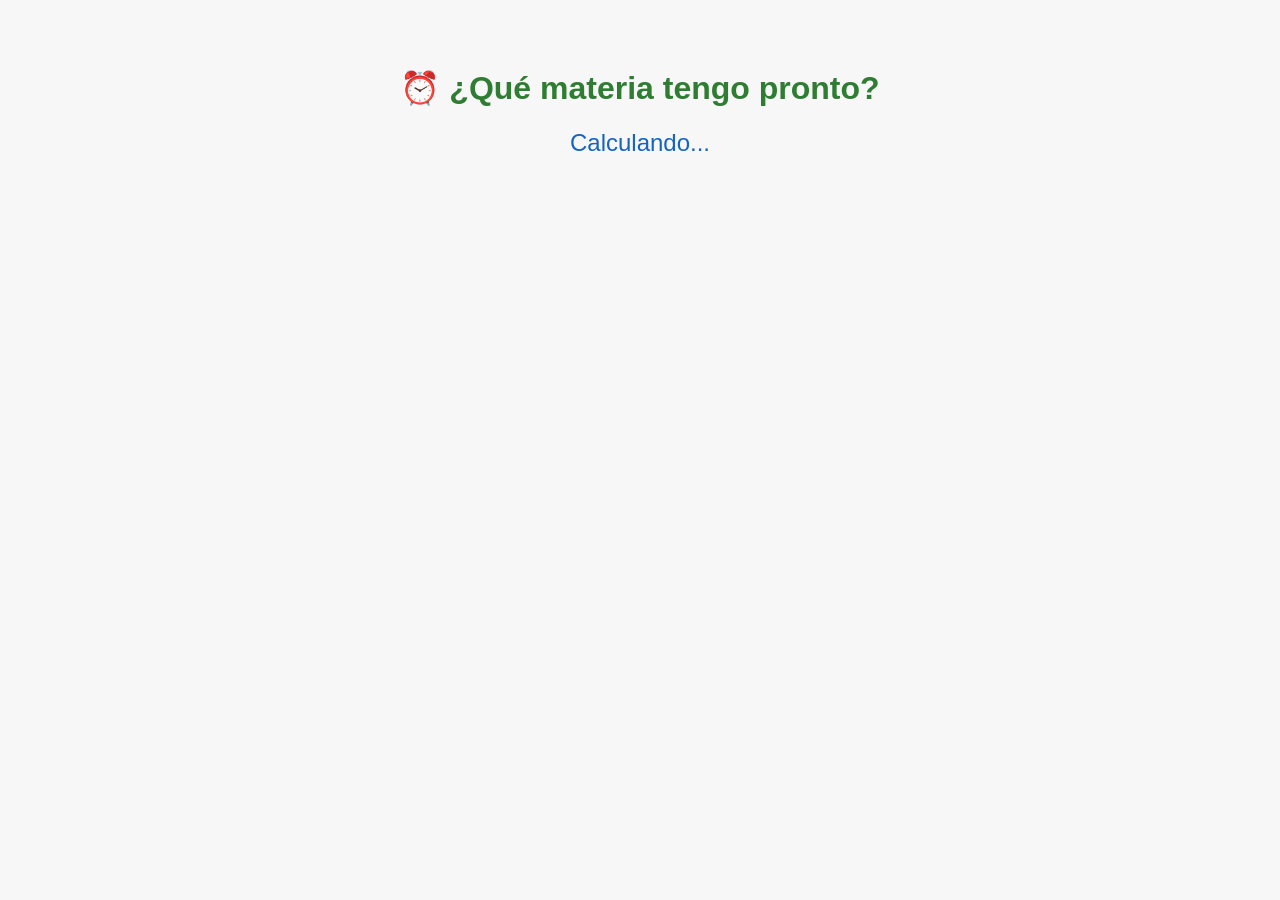
<file: recordatorio.html>
<!DOCTYPE html>
<html lang="es">
<head>
  <meta charset="UTF-8">
  <meta name="viewport" content="width=device-width, initial-scale=1">
  <title>Recordatorio de Materias</title>
  <style>
    body { font-family: Arial, sans-serif; padding: 40px; background-color: #f7f7f7; text-align: center; }
    h1 { color: #2e7d32; }
    #mensaje { font-size: 1.5em; margin-top: 20px; color: #1565c0; }
  </style>
</head>
<body>
  <h1>⏰ ¿Qué materia tengo pronto?</h1>
  <div id="mensaje">Calculando...</div>
  <script src="horario.js"></script>
  <script>
    function mostrarRecordatorio() {
      const ahora = new Date();
      const diaSemana = ahora.getDay();
      const horaActual = ahora.getHours();
      const minutosActual = ahora.getMinutes();
      const totalMinActual = horaActual * 60 + minutosActual;
      let mensaje = "No tenés clases dentro de una hora.";
      let siguienteClase = null;
      for (const clase of horario) {
        if (clase.dia === diaSemana) {
          const [h, m] = clase.hora.split(":").map(Number);
          const totalMinClase = h * 60 + m;
          if (totalMinClase - totalMinActual <= 60 && totalMinClase - totalMinActual > 0) {
            mensaje = `En menos de una hora tenés <strong>${clase.materia}</strong> a las ${clase.hora}.`;
            document.getElementById("mensaje").innerHTML = mensaje;
            return;
          }
        }
      }
      const ahoraTotalMin = diaSemana * 1440 + totalMinActual;
      let minDiferencia = Infinity;
      for (const clase of horario) {
        const [h, m] = clase.hora.split(":").map(Number);
        const claseTotalMin = clase.dia * 1440 + (h * 60 + m);
        const diferencia = claseTotalMin - ahoraTotalMin;
        if (diferencia > 0 && diferencia < minDiferencia) {
          minDiferencia = diferencia;
          siguienteClase = clase;
        }
      }
      if (siguienteClase) {
        const dias = ["Domingo", "Lunes", "Martes", "Miércoles", "Jueves", "Viernes", "Sábado"];
        const diaNombre = dias[siguienteClase.dia];
        mensaje = `No tenés clases en la próxima hora.<br>Tu próxima clase es <strong>${siguienteClase.materia}</strong> el <strong>${diaNombre}</strong> a las <strong>${siguienteClase.hora}</strong>.`;
      } else {
        mensaje = "No tenés más clases programadas por ahora.";
      }
      document.getElementById("mensaje").innerHTML = mensaje;
    }
    mostrarRecordatorio();
    setInterval(mostrarRecordatorio, 60000);
  </script>
</body>
</html>
</file>
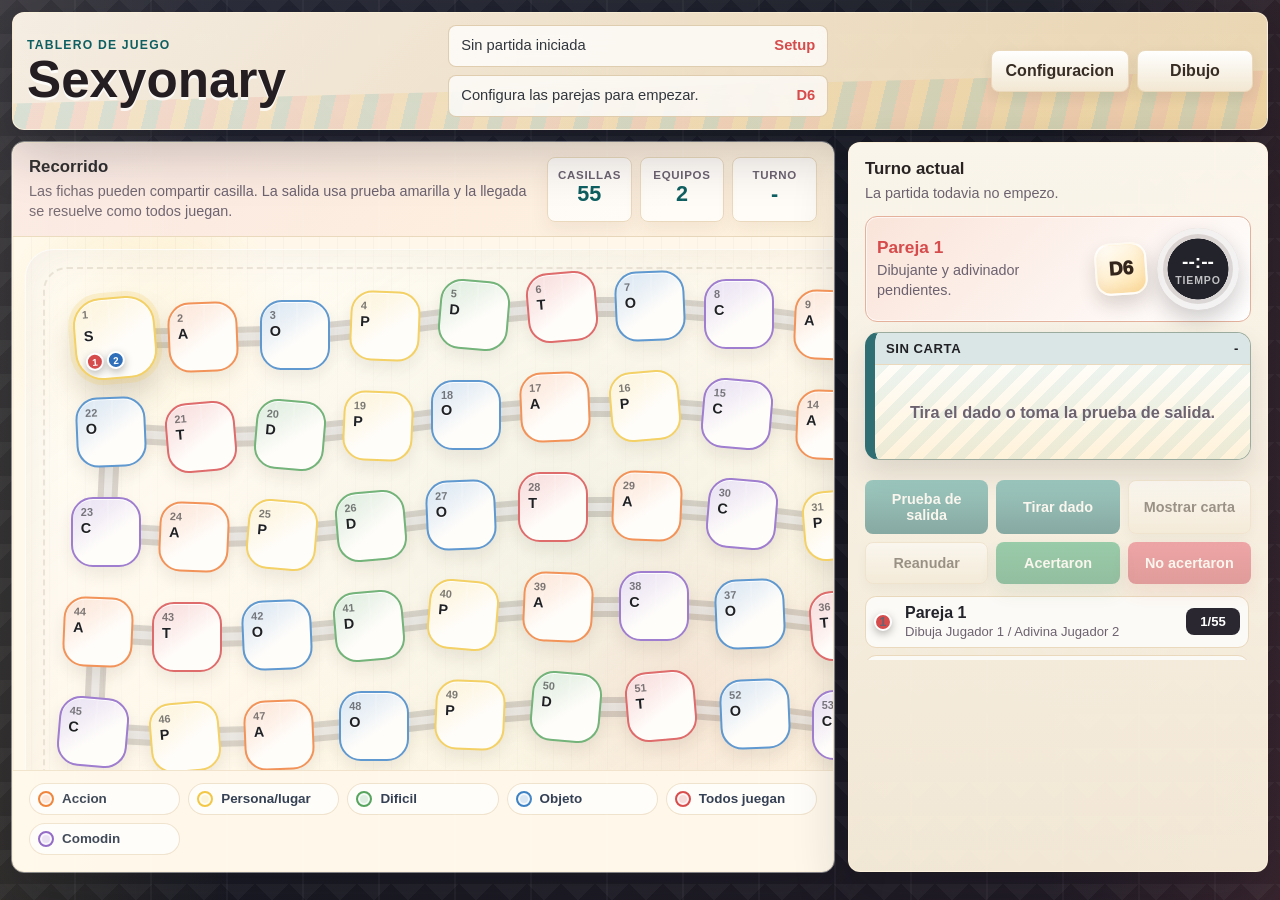
<file: sexyonary.html>
<!DOCTYPE html>
<html lang="es">
<head>
  <meta charset="UTF-8">
  <meta name="viewport" content="width=device-width, initial-scale=1">
  <title>Tablero Sexyonary</title>
  <style>
    :root {
      --bg: #191b22;
      --paper: #fff8ec;
      --surface: rgba(255, 250, 239, 0.94);
      --surface-2: #fff4dc;
      --ink: #22232b;
      --muted: #6c6270;
      --line: #ead9bd;
      --line-strong: #c9a979;
      --brand: #168c88;
      --brand-dark: #0e5f61;
      --active-team: #168c88;
      --danger: #c74351;
      --ok: #278b5c;
      --warning: #d88722;
      --shadow: 0 22px 54px rgba(17, 18, 27, 0.22);
      --glow: 0 0 0 1px rgba(255, 255, 255, 0.72), 0 18px 42px rgba(22, 140, 136, 0.18);
      --radius: 8px;
    }

    * {
      box-sizing: border-box;
    }

    [hidden] {
      display: none !important;
    }

    body {
      min-height: 100vh;
      margin: 0;
      padding: 12px;
      color: var(--ink);
      background:
        linear-gradient(135deg, rgba(255, 255, 255, 0.04) 25%, transparent 25%) 0 0 / 34px 34px,
        linear-gradient(225deg, rgba(255, 255, 255, 0.04) 25%, transparent 25%) 0 0 / 34px 34px,
        linear-gradient(145deg, #252736 0%, #171922 52%, #231c26 100%);
      font-family: "Segoe UI", Tahoma, Geneva, Verdana, sans-serif;
    }

    body::before {
      content: "";
      position: fixed;
      inset: 0;
      pointer-events: none;
      background:
        linear-gradient(90deg, rgba(255, 214, 102, 0.10), transparent 18%, transparent 82%, rgba(238, 96, 85, 0.10)),
        repeating-linear-gradient(90deg, transparent 0 74px, rgba(255, 255, 255, 0.035) 74px 76px);
      mix-blend-mode: screen;
    }

    button,
    input,
    select,
    textarea {
      font: inherit;
    }

    button {
      position: relative;
      overflow: hidden;
      border: 0;
      border-radius: var(--radius);
      padding: 11px 14px;
      background: linear-gradient(180deg, color-mix(in srgb, var(--brand) 84%, #ffffff), var(--brand-dark));
      color: #fff;
      font-weight: 800;
      cursor: pointer;
      transition: transform 160ms ease, box-shadow 160ms ease, opacity 160ms ease, filter 160ms ease;
      box-shadow: 0 10px 18px rgba(16, 58, 63, 0.24);
    }

    button::after {
      content: "";
      position: absolute;
      inset: 0;
      background: linear-gradient(110deg, transparent 0 35%, rgba(255, 255, 255, 0.32) 45%, transparent 58%);
      transform: translateX(-120%);
      transition: transform 360ms ease;
    }

    button:hover:not(:disabled) {
      transform: translateY(-2px);
      filter: saturate(1.08);
      box-shadow: 0 14px 26px rgba(16, 58, 63, 0.30);
    }

    button:hover:not(:disabled)::after {
      transform: translateX(120%);
    }

    button:disabled {
      cursor: not-allowed;
      opacity: 0.48;
      box-shadow: none;
    }

    button.secondary {
      background: linear-gradient(180deg, #ffffff, #f2e7d2);
      color: #372d25;
      box-shadow: 0 6px 14px rgba(43, 37, 30, 0.08);
      border: 1px solid var(--line);
    }

    button.danger {
      background: linear-gradient(180deg, #e75767, var(--danger));
      box-shadow: 0 9px 20px rgba(180, 61, 61, 0.18);
    }

    button.success {
      background: linear-gradient(180deg, #35a66f, var(--ok));
      box-shadow: 0 9px 20px rgba(46, 125, 91, 0.18);
    }

    label {
      display: grid;
      gap: 6px;
      color: #344054;
      font-size: 0.78rem;
      font-weight: 800;
      text-transform: uppercase;
      letter-spacing: 0.04em;
    }

    input,
    select,
    textarea {
      width: 100%;
      min-width: 0;
      border: 1px solid #cbd3dc;
      border-radius: var(--radius);
      background: #fffdf8;
      color: var(--ink);
      padding: 10px 11px;
      font-size: 0.96rem;
      text-transform: none;
      letter-spacing: 0;
      transition: border-color 140ms ease, box-shadow 140ms ease, background 140ms ease;
    }

    input:focus,
    select:focus,
    textarea:focus {
      outline: 0;
      border-color: var(--brand);
      background: #fff;
      box-shadow: 0 0 0 4px rgba(22, 140, 136, 0.14);
    }

    textarea {
      min-height: 160px;
      resize: vertical;
      font-family: Consolas, "Courier New", monospace;
      font-size: 0.9rem;
      line-height: 1.45;
    }

    h1,
    h2,
    h3,
    p {
      margin: 0;
    }

    .page {
      width: min(1500px, 100%);
      margin: 0 auto;
    }

    .topbar {
      position: relative;
      display: flex;
      justify-content: space-between;
      align-items: center;
      gap: 18px;
      margin-bottom: 12px;
      padding: 12px 14px;
      border: 1px solid rgba(255, 245, 222, 0.56);
      border-radius: 12px;
      background:
        linear-gradient(135deg, rgba(255, 248, 236, 0.94), rgba(255, 232, 190, 0.90)),
        linear-gradient(90deg, color-mix(in srgb, var(--active-team) 16%, transparent), transparent);
      box-shadow: var(--shadow);
      isolation: isolate;
      overflow: hidden;
    }

    .topbar::before {
      content: "";
      position: absolute;
      inset: auto -10% -52px -10%;
      height: 94px;
      background:
        repeating-linear-gradient(105deg, rgba(22, 140, 136, 0.14) 0 14px, rgba(238, 96, 85, 0.14) 14px 28px, rgba(247, 188, 64, 0.16) 28px 42px);
      opacity: 0.85;
      transform: rotate(-1.5deg);
      z-index: -1;
    }

    .eyebrow {
      margin-bottom: 4px;
      color: var(--brand-dark);
      font-size: 0.76rem;
      font-weight: 900;
      letter-spacing: 0.1em;
      text-transform: uppercase;
    }

    h1 {
      font-size: clamp(1.85rem, 4vw, 3.2rem);
      line-height: 0.95;
      letter-spacing: 0;
      color: #241e22;
      text-shadow: 0 3px 0 rgba(255, 255, 255, 0.80);
    }

    .status-strip {
      display: grid;
      gap: 8px;
      min-width: min(380px, 100%);
    }

    .top-actions {
      display: flex;
      flex-wrap: wrap;
      justify-content: flex-end;
      gap: 8px;
      min-width: 190px;
    }

    .top-actions button {
      min-width: 116px;
    }

    .status-pill {
      display: flex;
      justify-content: space-between;
      gap: 10px;
      padding: 10px 12px;
      border: 1px solid rgba(201, 169, 121, 0.55);
      border-radius: var(--radius);
      background: rgba(255, 255, 255, 0.76);
      color: #30363d;
      font-size: 0.92rem;
      line-height: 1.35;
      backdrop-filter: blur(14px);
    }

    .status-pill strong {
      color: var(--active-team);
      white-space: nowrap;
    }

    .app-shell {
      display: grid;
      grid-template-columns: minmax(640px, 1fr) minmax(340px, 420px);
      gap: 14px;
      align-items: start;
      min-height: calc(100vh - 156px);
    }

    .panel,
    .board-shell {
      border: 1px solid rgba(255, 242, 216, 0.68);
      border-radius: 12px;
      background:
        linear-gradient(180deg, rgba(255, 250, 239, 0.98), rgba(255, 244, 224, 0.94));
      box-shadow: var(--shadow);
    }

    .board-shell {
      display: flex;
      flex-direction: column;
      min-width: 0;
      overflow: hidden;
      outline: 1px solid rgba(255, 255, 255, 0.45);
      align-self: stretch;
      max-height: calc(100vh - 170px);
    }

    .board-header {
      display: flex;
      justify-content: space-between;
      gap: 16px;
      padding: 14px 16px;
      border-bottom: 1px solid var(--line);
      background:
        linear-gradient(135deg, color-mix(in srgb, var(--active-team) 12%, #fffdf7), #fff3dd);
    }

    .board-header h2,
    .panel-title {
      font-size: 1.05rem;
      line-height: 1.2;
    }

    .board-header p,
    .panel-subtitle {
      margin-top: 5px;
      color: var(--muted);
      font-size: 0.9rem;
      line-height: 1.38;
    }

    .board-stats {
      display: grid;
      grid-template-columns: repeat(3, minmax(72px, 1fr));
      gap: 8px;
      min-width: 270px;
    }

    .stat-box {
      padding: 11px 10px;
      border: 1px solid var(--line);
      border-radius: var(--radius);
      background: rgba(255, 255, 255, 0.76);
      text-align: center;
      box-shadow: 0 8px 18px rgba(49, 37, 25, 0.06);
    }

    .stat-box span {
      display: block;
      color: var(--muted);
      font-size: 0.72rem;
      font-weight: 800;
      letter-spacing: 0.06em;
      text-transform: uppercase;
    }

    .stat-box strong {
      display: block;
      margin-top: 2px;
      font-size: 1.35rem;
      line-height: 1;
      color: var(--brand-dark);
    }

    .board-wrap {
      flex: 1 1 auto;
      min-height: 360px;
      overflow: auto;
      padding: 12px;
      background:
        radial-gradient(circle at 16% 18%, rgba(242, 199, 68, 0.24), transparent 18%),
        radial-gradient(circle at 82% 84%, rgba(216, 76, 76, 0.16), transparent 24%),
        linear-gradient(90deg, rgba(87, 63, 35, 0.035) 1px, transparent 1px) 0 0 / 18px 18px,
        #fff8ea;
    }

    .board-grid {
      position: relative;
      width: var(--board-width, 980px);
      height: var(--board-height, 520px);
      min-width: var(--board-width, 980px);
      border-radius: 28px;
      background:
        linear-gradient(145deg, rgba(255, 255, 255, 0.54), rgba(255, 237, 197, 0.34)),
        radial-gradient(circle at 50% 50%, rgba(22, 140, 136, 0.09), transparent 58%);
      box-shadow:
        inset 0 0 0 1px rgba(255, 255, 255, 0.72),
        inset 0 0 42px rgba(99, 67, 22, 0.08);
      overflow: hidden;
    }

    .board-grid::before {
      content: "";
      position: absolute;
      inset: 18px;
      border: 2px dashed rgba(103, 83, 48, 0.12);
      border-radius: 24px;
      pointer-events: none;
    }

    .board-path {
      position: absolute;
      inset: 0;
      width: 100%;
      height: 100%;
      overflow: visible;
      pointer-events: none;
      z-index: 0;
      filter: drop-shadow(0 6px 10px rgba(78, 50, 18, 0.14));
    }

    .board-path-line {
      fill: none;
      stroke: rgba(43, 39, 48, 0.16);
      stroke-width: 20;
      stroke-linecap: round;
      stroke-linejoin: round;
    }

    .board-path-highlight {
      fill: none;
      stroke: rgba(255, 255, 255, 0.48);
      stroke-width: 8;
      stroke-linecap: round;
      stroke-linejoin: round;
    }

    .space {
      position: relative;
      display: grid;
      grid-template-rows: auto 1fr auto;
      align-items: stretch;
      min-height: 82px;
      aspect-ratio: 1 / 1;
      padding: 8px;
      border: 2px solid color-mix(in srgb, var(--space-color, var(--line)) 82%, #ffffff);
      border-radius: 12px;
      background:
        linear-gradient(145deg, color-mix(in srgb, var(--space-color, #fff) 24%, #ffffff), #fffdfa 58%),
        color-mix(in srgb, var(--space-color, #fff) 14%, #ffffff);
      box-shadow:
        inset 0 1px 0 rgba(255, 255, 255, 0.92),
        0 8px 16px rgba(54, 37, 20, 0.08);
      overflow: hidden;
      transform: translateZ(0);
      transition: transform 160ms ease, box-shadow 160ms ease, border-color 160ms ease;
    }

    .board-grid .space {
      position: absolute;
      left: var(--space-x);
      top: var(--space-y);
      width: var(--space-size, 72px);
      height: var(--space-size, 72px);
      min-height: 0;
      border-radius: 22px;
      z-index: 1;
      transform: rotate(var(--space-tilt, 0deg));
      animation: spaceDrop 360ms ease both;
      animation-delay: var(--space-delay, 0ms);
    }

    .board-grid .space.start,
    .board-grid .space.finish {
      width: calc(var(--space-size, 72px) + 12px);
      height: calc(var(--space-size, 72px) + 12px);
      border-radius: 28px;
      box-shadow:
        0 0 0 5px color-mix(in srgb, var(--space-color) 18%, transparent),
        0 18px 30px rgba(54, 37, 20, 0.18),
        inset 0 1px 0 rgba(255, 255, 255, 0.92);
    }

    .space::before {
      content: "";
      position: absolute;
      inset: 0;
      background:
        linear-gradient(135deg, rgba(255, 255, 255, 0.42), transparent 40%),
        repeating-linear-gradient(90deg, transparent 0 16px, rgba(255, 255, 255, 0.26) 16px 18px);
      opacity: 0.55;
      pointer-events: none;
    }

    .space:hover {
      transform: rotate(var(--space-tilt, 0deg)) translateY(-4px) scale(1.03);
      box-shadow:
        inset 0 1px 0 rgba(255, 255, 255, 0.95),
        0 14px 24px rgba(54, 37, 20, 0.13);
    }

    .space.current {
      border-color: var(--active-team);
      box-shadow:
        var(--glow),
        inset 0 0 0 2px rgba(255, 255, 255, 0.78);
      outline-offset: 2px;
      animation: currentSpacePulse 1500ms ease-in-out infinite;
      z-index: 4;
    }

    .space.blank {
      opacity: 0;
      pointer-events: none;
    }

    .space-index {
      position: relative;
      z-index: 1;
      color: rgba(32, 33, 36, 0.58);
      font-size: 0.68rem;
      font-weight: 900;
      line-height: 1;
    }

    .space-label {
      position: relative;
      z-index: 1;
      align-self: center;
      color: #202124;
      font-size: clamp(0.72rem, 1.25vw, 0.9rem);
      font-weight: 900;
      line-height: 1.05;
      overflow-wrap: anywhere;
      text-transform: uppercase;
      text-shadow: 0 1px 0 rgba(255, 255, 255, 0.82);
    }

    .token-row {
      position: relative;
      z-index: 1;
      display: flex;
      flex-wrap: wrap;
      gap: 3px;
      align-self: end;
      min-height: 18px;
    }

    .team-token {
      display: inline-flex;
      align-items: center;
      justify-content: center;
      width: 18px;
      height: 18px;
      border: 2px solid #fff;
      border-radius: 999px;
      background: var(--team-color);
      color: #fff;
      font-size: 0.62rem;
      font-weight: 900;
      box-shadow: 0 3px 8px rgba(0, 0, 0, 0.28);
      animation: tokenPop 260ms ease both;
    }

    .legend {
      display: grid;
      grid-template-columns: repeat(auto-fit, minmax(136px, 1fr));
      gap: 8px;
      padding: 12px 16px 16px;
      background: #fff8ea;
      border-top: 1px solid rgba(234, 217, 189, 0.65);
    }

    .legend-item {
      display: flex;
      align-items: center;
      gap: 8px;
      min-width: 0;
      color: #344054;
      font-size: 0.84rem;
      font-weight: 800;
      padding: 7px 8px;
      border: 1px solid rgba(234, 217, 189, 0.72);
      border-radius: 999px;
      background: rgba(255, 255, 255, 0.72);
    }

    .legend-swatch {
      width: 16px;
      height: 16px;
      border: 2px solid var(--swatch-color);
      border-radius: 999px;
      background: color-mix(in srgb, var(--swatch-color) 20%, #fff);
      flex: 0 0 auto;
      box-shadow: inset 0 0 0 2px rgba(255, 255, 255, 0.72);
    }

    .side-panel {
      display: grid;
      gap: 12px;
      min-width: 0;
      align-self: stretch;
    }

    .setup-panel,
    .draw-panel,
    .utility-panel {
      display: none;
    }

    .turn-panel {
      position: sticky;
      top: 12px;
      max-height: calc(100vh - 170px);
      overflow: auto;
    }

    .panel {
      padding: 16px;
    }

    .modal-title-row {
      display: flex;
      align-items: start;
      justify-content: space-between;
      gap: 12px;
      margin-bottom: 12px;
    }

    .close-screen-button {
      flex: 0 0 auto;
    }

    .panel-title {
      color: #2a2324;
      letter-spacing: 0;
    }

    .setup-grid {
      display: grid;
      grid-template-columns: repeat(2, minmax(0, 1fr));
      gap: 12px;
      margin-top: 14px;
    }

    .span-2 {
      grid-column: 1 / -1;
    }

    .check-row {
      display: flex;
      align-items: center;
      gap: 9px;
      padding: 10px;
      border: 1px solid var(--line);
      border-radius: var(--radius);
      background: rgba(255, 255, 255, 0.72);
      color: #344054;
      font-size: 0.92rem;
      line-height: 1.32;
    }

    .check-row input {
      width: 18px;
      height: 18px;
      padding: 0;
      flex: 0 0 auto;
    }

    .file-import {
      margin: 12px 0;
      padding: 12px;
      border: 1px dashed color-mix(in srgb, var(--brand) 35%, var(--line));
      border-radius: 12px;
      background:
        linear-gradient(135deg, rgba(22, 140, 136, 0.08), rgba(255, 255, 255, 0.72));
    }

    .file-import input {
      border: 0;
      padding: 8px 0 0;
      background: transparent;
      box-shadow: none;
      font-size: 0.88rem;
    }

    .teams-editor {
      display: grid;
      gap: 10px;
      margin-top: 12px;
    }

    .team-editor {
      display: grid;
      grid-template-columns: 22px minmax(0, 1fr);
      gap: 10px;
      align-items: start;
      padding: 11px;
      border: 1px solid var(--line);
      border-radius: 10px;
      background: rgba(255, 255, 255, 0.74);
      box-shadow: 0 8px 16px rgba(54, 37, 20, 0.05);
    }

    .team-dot {
      width: 18px;
      height: 18px;
      margin-top: 10px;
      border-radius: 50%;
      background: var(--team-color);
      box-shadow: inset 0 0 0 2px rgba(255, 255, 255, 0.72), 0 0 0 4px color-mix(in srgb, var(--team-color) 16%, transparent);
    }

    .team-fields {
      display: grid;
      grid-template-columns: minmax(0, 1fr) minmax(0, 1fr);
      gap: 8px;
    }

    .team-fields label:first-child {
      grid-column: 1 / -1;
    }

    .action-row {
      display: flex;
      flex-wrap: wrap;
      gap: 8px;
      margin-top: 14px;
    }

    .current-card {
      display: grid;
      gap: 10px;
      margin-top: 12px;
    }

    .turn-box {
      display: grid;
      grid-template-columns: minmax(0, 1fr) auto auto;
      gap: 10px;
      align-items: center;
      padding: 11px;
      border: 1px solid color-mix(in srgb, var(--active-team) 28%, var(--line));
      border-radius: 12px;
      background:
        linear-gradient(135deg, color-mix(in srgb, var(--active-team) 12%, #fff9ed), #ffffff);
      box-shadow: inset 0 0 0 1px rgba(255, 255, 255, 0.64);
    }

    .turn-box > div:first-child {
      grid-column: auto;
    }

    .turn-box .dice-face {
      justify-self: start;
    }

    .turn-box .timer-shell {
      justify-self: end;
    }

    .turn-panel .action-row {
      display: grid;
      grid-template-columns: repeat(3, minmax(0, 1fr));
      gap: 8px;
      margin-top: 10px;
    }

    .turn-panel .action-row button {
      min-height: 42px;
      padding-inline: 8px;
      font-size: 0.9rem;
    }

    .turn-box strong {
      display: block;
      color: var(--active-team);
      font-size: 1.08rem;
      overflow-wrap: anywhere;
    }

    .turn-box span {
      display: block;
      margin-top: 3px;
      color: var(--muted);
      font-size: 0.9rem;
      line-height: 1.35;
      overflow-wrap: anywhere;
    }

    .timer {
      position: relative;
      z-index: 1;
      color: #fff;
      text-align: center;
      font-size: 1.2rem;
      font-weight: 900;
      line-height: 1;
      font-variant-numeric: tabular-nums;
    }

    .timer-shell {
      --timer-angle: 360deg;
      display: grid;
      place-items: center;
      width: 82px;
      height: 82px;
      border-radius: 50%;
      background:
        radial-gradient(circle at center, #22232b 0 52%, transparent 53%),
        conic-gradient(var(--timer-color, var(--active-team)) var(--timer-angle), rgba(57, 50, 54, 0.18) 0);
      box-shadow: inset 0 0 0 6px rgba(255, 255, 255, 0.68), 0 10px 22px rgba(21, 20, 24, 0.20);
      transition: background 180ms linear, transform 160ms ease;
    }

    .timer-shell.warning {
      --timer-color: var(--warning);
      animation: timerNudge 950ms ease-in-out infinite;
    }

    .timer-shell.danger {
      --timer-color: var(--danger);
      animation: timerAlarm 520ms ease-in-out infinite;
    }

    .timer-label {
      margin-top: 3px;
      color: rgba(255, 255, 255, 0.72);
      font-size: 0.66rem;
      font-weight: 900;
      letter-spacing: 0.08em;
      text-transform: uppercase;
    }

    .dice-face {
      display: grid;
      place-items: center;
      width: 52px;
      height: 52px;
      border: 2px solid rgba(255, 255, 255, 0.78);
      border-radius: 15px;
      background:
        linear-gradient(145deg, #ffffff, #ffe2a4);
      color: #33251c;
      font-size: 1.2rem;
      font-weight: 950;
      box-shadow: 0 10px 18px rgba(44, 31, 18, 0.16), inset 0 -5px 12px rgba(201, 115, 24, 0.12);
      transform: rotate(-4deg);
    }

    .dice-face.rolling {
      animation: diceRoll 620ms cubic-bezier(.2, .8, .2, 1);
    }

    .card-preview {
      position: relative;
      border: 1px solid color-mix(in srgb, var(--card-color, var(--brand)) 42%, var(--line));
      border-left: 10px solid var(--card-color, var(--brand));
      border-radius: 14px;
      background:
        linear-gradient(145deg, #ffffff, color-mix(in srgb, var(--card-color, var(--brand)) 7%, #fff8ec));
      overflow: hidden;
      box-shadow: 0 14px 28px rgba(43, 34, 25, 0.12);
      transform-style: preserve-3d;
      transition: transform 220ms ease, box-shadow 220ms ease;
    }

    .card-preview::after {
      content: "";
      position: absolute;
      inset: 0;
      background: linear-gradient(110deg, transparent 0 42%, rgba(255, 255, 255, 0.55) 50%, transparent 58%);
      transform: translateX(-120%);
      pointer-events: none;
    }

    .card-preview.revealed {
      transform: translateY(-2px) rotateX(1deg);
      box-shadow: 0 20px 34px rgba(43, 34, 25, 0.18);
      animation: cardPop 260ms ease both;
    }

    .card-preview.revealed::after {
      animation: cardShine 700ms ease both;
    }

    .card-meta {
      display: flex;
      justify-content: space-between;
      gap: 10px;
      padding: 8px 11px;
      border-bottom: 1px solid var(--line);
      background: color-mix(in srgb, var(--card-color, var(--brand)) 18%, #ffffff);
      color: #202124;
      font-size: 0.82rem;
      font-weight: 900;
      text-transform: uppercase;
      letter-spacing: 0.04em;
    }

    .card-word {
      display: grid;
      place-items: center;
      min-height: 94px;
      padding: 12px;
      color: #111827;
      font-size: clamp(1.3rem, 4vw, 2.25rem);
      font-weight: 900;
      line-height: 1.12;
      text-align: center;
      overflow-wrap: anywhere;
      text-shadow: 0 2px 0 rgba(255, 255, 255, 0.75);
    }

    .card-word.hidden {
      color: var(--muted);
      font-size: 1.02rem;
      font-weight: 800;
      background:
        repeating-linear-gradient(135deg, rgba(22, 140, 136, 0.08) 0 10px, transparent 10px 20px),
        linear-gradient(180deg, #fffdf8, #fff2da);
    }

    .wild-grid {
      display: grid;
      grid-template-columns: repeat(2, minmax(0, 1fr));
      gap: 8px;
      animation: riseIn 220ms ease both;
    }

    .wild-grid button {
      min-height: 50px;
      background: var(--cat-color);
      box-shadow: 0 10px 18px color-mix(in srgb, var(--cat-color) 28%, transparent);
    }

    .all-play-box {
      display: grid;
      grid-template-columns: minmax(0, 1fr) auto;
      gap: 8px;
      align-items: end;
      padding: 10px;
      border: 1px solid #f0c7c7;
      border-radius: 12px;
      background:
        linear-gradient(135deg, #fff7f7, #fff2dc);
      box-shadow: inset 0 0 0 1px rgba(255, 255, 255, 0.65);
      animation: riseIn 220ms ease both;
    }

    .scoreboard {
      display: grid;
      gap: 7px;
      margin-top: 12px;
      max-height: 64px;
      overflow: auto;
      padding-right: 2px;
    }

    .team-score {
      display: grid;
      grid-template-columns: 22px minmax(0, 1fr) auto;
      gap: 9px;
      align-items: center;
      padding: 7px 8px;
      border: 1px solid var(--line);
      border-radius: 11px;
      background: rgba(255, 255, 255, 0.76);
      transition: transform 160ms ease, box-shadow 160ms ease, border-color 160ms ease;
    }

    .team-score.active {
      border-color: var(--active-team);
      background:
        linear-gradient(135deg, color-mix(in srgb, var(--active-team) 13%, #ffffff), #fff8ed);
      box-shadow: 0 12px 22px rgba(34, 28, 24, 0.10);
      transform: translateX(-2px);
    }

    .team-score strong {
      display: block;
      overflow-wrap: anywhere;
    }

    .team-score span {
      color: var(--muted);
      font-size: 0.82rem;
      line-height: 1.25;
    }

    .position-badge {
      min-width: 54px;
      padding: 6px 8px;
      border-radius: var(--radius);
      background: #2b2730;
      color: #fff;
      text-align: center;
      font-size: 0.82rem;
      font-weight: 900;
    }

    .canvas-toolbar {
      display: grid;
      grid-template-columns: 1fr auto;
      gap: 10px;
      align-items: end;
      margin-top: 14px;
    }

    .swatches {
      display: flex;
      flex-wrap: wrap;
      gap: 6px;
    }

    .swatch-button {
      width: 32px;
      height: 32px;
      padding: 0;
      border: 2px solid #fff;
      border-radius: 999px;
      background: var(--paint-color);
      box-shadow: 0 0 0 1px var(--line-strong);
    }

    .swatch-button.active {
      box-shadow: 0 0 0 3px rgba(32, 33, 36, 0.18);
    }

    .draw-canvas {
      display: block;
      width: 100%;
      height: 340px;
      margin-top: 12px;
      border: 2px solid var(--line-strong);
      border-radius: 12px;
      background:
        linear-gradient(90deg, rgba(28, 30, 36, 0.035) 1px, transparent 1px) 0 0 / 22px 22px,
        linear-gradient(0deg, rgba(28, 30, 36, 0.035) 1px, transparent 1px) 0 0 / 22px 22px,
        #fff;
      box-shadow: inset 0 0 0 1px #fff, 0 12px 24px rgba(42, 32, 21, 0.10);
      touch-action: none;
    }

    details.panel {
      padding: 0;
      overflow: hidden;
    }

    details.panel summary {
      padding: 15px 16px;
      cursor: pointer;
      font-weight: 900;
      list-style-position: inside;
    }

    .details-body {
      padding: 0 16px 16px;
      border-top: 1px solid var(--line);
    }

    .rules-list {
      display: grid;
      gap: 8px;
      margin: 12px 0 0;
      padding-left: 18px;
      color: #344054;
      line-height: 1.4;
      font-size: 0.93rem;
    }

    .log-list {
      display: grid;
      gap: 8px;
      max-height: 240px;
      margin-top: 12px;
      overflow: auto;
    }

    .log-entry {
      padding: 9px 10px;
      border-left: 4px solid var(--brand);
      border-radius: 6px;
      background: #fff;
      color: #344054;
      font-size: 0.88rem;
      line-height: 1.35;
    }

    .muted-note {
      margin-top: 10px;
      color: var(--muted);
      font-size: 0.86rem;
      line-height: 1.4;
    }

    .sr-only {
      position: absolute;
      width: 1px;
      height: 1px;
      padding: 0;
      margin: -1px;
      overflow: hidden;
      clip: rect(0, 0, 0, 0);
      white-space: nowrap;
      border: 0;
    }

    .celebration-layer {
      position: fixed;
      inset: 0;
      pointer-events: none;
      overflow: hidden;
      z-index: 50;
    }

    .screen-backdrop {
      position: fixed;
      inset: 0;
      z-index: 55;
      display: none;
      background:
        radial-gradient(circle at 20% 18%, rgba(242, 199, 68, 0.16), transparent 24%),
        rgba(12, 13, 18, 0.68);
      backdrop-filter: blur(9px);
    }

    body.settings-open,
    body.drawing-open {
      overflow: hidden;
    }

    body.settings-open .screen-backdrop,
    body.drawing-open .screen-backdrop {
      display: block;
    }

    body.settings-open .side-panel,
    body.drawing-open .side-panel {
      position: fixed;
      inset: 18px;
      z-index: 60;
      display: grid;
      align-items: start;
      max-height: calc(100vh - 36px);
      overflow: auto;
      padding: 18px;
      border: 1px solid rgba(255, 242, 216, 0.72);
      border-radius: 18px;
      background:
        linear-gradient(145deg, rgba(255, 250, 239, 0.98), rgba(255, 235, 200, 0.96));
      box-shadow: 0 30px 80px rgba(0, 0, 0, 0.34);
    }

    body.settings-open .side-panel {
      grid-template-columns: repeat(auto-fit, minmax(320px, 1fr));
    }

    body.settings-open .setup-panel,
    body.settings-open .utility-panel {
      display: block;
    }

    body.settings-open .turn-panel,
    body.settings-open .draw-panel {
      display: none;
    }

    body.drawing-open .side-panel {
      place-items: center;
    }

    body.drawing-open .draw-panel {
      display: block;
      width: min(1120px, 100%);
    }

    body.drawing-open .draw-canvas {
      height: min(68vh, 620px);
    }

    body.drawing-open .turn-panel,
    body.drawing-open .setup-panel,
    body.drawing-open .utility-panel {
      display: none;
    }

    body.settings-open .turn-panel {
      position: static;
    }

    .confetti {
      position: absolute;
      top: -18px;
      left: var(--x);
      width: 10px;
      height: 16px;
      border-radius: 3px;
      background: var(--confetti-color);
      opacity: 0;
      transform: rotate(var(--rotate));
      animation: confettiFall var(--duration) ease-out forwards;
    }

    @keyframes currentSpacePulse {
      0%,
      100% {
        transform: rotate(var(--space-tilt, 0deg)) translateY(0) scale(1);
      }
      50% {
        transform: rotate(var(--space-tilt, 0deg)) translateY(-4px) scale(1.045);
      }
    }

    @keyframes spaceDrop {
      0% {
        opacity: 0;
        transform: rotate(var(--space-tilt, 0deg)) translateY(14px) scale(0.86);
      }
      100% {
        opacity: 1;
        transform: rotate(var(--space-tilt, 0deg)) translateY(0) scale(1);
      }
    }

    @keyframes tokenPop {
      0% {
        transform: scale(0.2);
      }
      72% {
        transform: scale(1.18);
      }
      100% {
        transform: scale(1);
      }
    }

    @keyframes diceRoll {
      0% {
        transform: rotate(-4deg) scale(1);
      }
      28% {
        transform: rotate(20deg) translateY(-8px) scale(1.08);
      }
      62% {
        transform: rotate(-18deg) translateY(3px) scale(0.98);
      }
      100% {
        transform: rotate(-4deg) scale(1);
      }
    }

    @keyframes cardPop {
      0% {
        transform: translateY(5px) rotateX(-8deg) scale(0.985);
      }
      100% {
        transform: translateY(-2px) rotateX(1deg) scale(1);
      }
    }

    @keyframes cardShine {
      0% {
        transform: translateX(-120%);
      }
      100% {
        transform: translateX(120%);
      }
    }

    @keyframes timerNudge {
      0%,
      100% {
        transform: scale(1);
      }
      50% {
        transform: scale(1.035);
      }
    }

    @keyframes timerAlarm {
      0%,
      100% {
        transform: scale(1);
        box-shadow: inset 0 0 0 6px rgba(255, 255, 255, 0.68), 0 10px 22px rgba(199, 67, 81, 0.22);
      }
      50% {
        transform: scale(1.07);
        box-shadow: inset 0 0 0 6px rgba(255, 255, 255, 0.82), 0 0 0 7px rgba(199, 67, 81, 0.12), 0 18px 28px rgba(199, 67, 81, 0.30);
      }
    }

    @keyframes riseIn {
      0% {
        opacity: 0;
        transform: translateY(8px);
      }
      100% {
        opacity: 1;
        transform: translateY(0);
      }
    }

    @keyframes confettiFall {
      0% {
        opacity: 0;
        transform: translateY(-20px) rotate(var(--rotate));
      }
      12% {
        opacity: 1;
      }
      100% {
        opacity: 0;
        transform: translateY(105vh) rotate(calc(var(--rotate) + 540deg));
      }
    }

    @media (prefers-reduced-motion: reduce) {
      *,
      *::before,
      *::after {
        animation-duration: 1ms !important;
        animation-iteration-count: 1 !important;
        scroll-behavior: auto !important;
        transition-duration: 1ms !important;
      }
    }

    @media (max-width: 1180px) {
      .app-shell {
        grid-template-columns: 1fr;
        min-height: auto;
      }

      .board-shell {
        max-height: none;
      }

      .side-panel {
        grid-template-columns: 1fr;
      }

      .turn-panel {
        position: relative;
        top: 0;
        max-height: none;
      }

      .panel,
      details.panel {
        min-width: 0;
      }
    }

    @media (max-width: 820px) {
      body {
        padding: 12px;
      }

      .topbar,
      .board-header {
        align-items: stretch;
        flex-direction: column;
      }

      .top-actions {
        justify-content: stretch;
      }

      .top-actions button {
        flex: 1 1 140px;
      }

      .board-stats,
      .side-panel,
      .setup-grid,
      .team-fields,
      .wild-grid,
      .all-play-box,
      .canvas-toolbar {
        grid-template-columns: 1fr;
      }

      .status-strip,
      .board-stats {
        min-width: 0;
      }

      .turn-box {
        grid-template-columns: 1fr;
      }

      .turn-box > div:first-child {
        grid-column: 1;
      }

      .turn-panel .action-row {
        grid-template-columns: repeat(2, minmax(0, 1fr));
      }

      .dice-face,
      .timer-shell {
        justify-self: start;
      }

      .timer-shell {
        width: 86px;
        height: 86px;
      }

      .card-word {
        min-height: 120px;
      }
    }
  </style>
</head>
<body>
  <div class="page">
    <header class="topbar">
      <div>
        <p class="eyebrow">Tablero de juego</p>
        <h1>Sexyonary</h1>
      </div>
      <div class="status-strip" aria-live="polite">
        <div class="status-pill"><span id="gameStatus">Sin partida iniciada</span><strong id="phaseStatus">Setup</strong></div>
        <div class="status-pill"><span id="turnStatus">Configura las parejas para empezar.</span><strong id="diceStatus">Dado -</strong></div>
      </div>
      <div class="top-actions">
        <button id="openSettingsButton" class="secondary" type="button">Configuracion</button>
        <button id="openDrawButton" class="secondary" type="button">Dibujo</button>
      </div>
    </header>

    <main class="app-shell">
      <section class="board-shell" aria-labelledby="boardTitle">
        <div class="board-header">
          <div>
            <h2 id="boardTitle">Recorrido</h2>
            <p>Las fichas pueden compartir casilla. La salida usa prueba amarilla y la llegada se resuelve como todos juegan.</p>
          </div>
          <div class="board-stats">
            <div class="stat-box"><span>Casillas</span><strong id="statSpaces">55</strong></div>
            <div class="stat-box"><span>Equipos</span><strong id="statTeams">2</strong></div>
            <div class="stat-box"><span>Turno</span><strong id="statTurn">-</strong></div>
          </div>
        </div>
        <div class="board-wrap">
          <div id="boardGrid" class="board-grid" aria-label="Tablero de Sexyonary"></div>
        </div>
        <div id="legend" class="legend"></div>
      </section>

      <aside class="side-panel">
        <section class="panel setup-panel" aria-labelledby="setupTitle">
          <div class="modal-title-row">
            <div>
              <h2 id="setupTitle" class="panel-title">Configuracion</h2>
              <p class="panel-subtitle">Parejas, tiempo, tablero y reglas opcionales.</p>
            </div>
            <button class="secondary close-screen-button" data-close-screen type="button">Cerrar</button>
          </div>

          <div class="setup-grid">
            <label>
              Cantidad de parejas
              <select id="teamCountInput"></select>
            </label>
            <label>
              Tiempo por turno
              <select id="timeLimitInput">
                <option value="60">60 segundos</option>
                <option value="90">90 segundos</option>
                <option value="120">120 segundos</option>
                <option value="180">180 segundos</option>
              </select>
            </label>
            <label>
              Casillas del tablero
              <select id="boardSizeInput">
                <option value="35">35 rapida</option>
                <option value="45">45 media</option>
                <option value="55">55 clasica</option>
              </select>
            </label>
            <label>
              Dado
              <select id="diceSidesInput">
                <option value="6">D6 normal</option>
                <option value="8">D8 largo</option>
              </select>
            </label>
            <label class="span-2">
              Si nadie acierta
              <select id="failTurnModeInput">
                <option value="next">Pasa a la pareja de la derecha</option>
                <option value="last">Pasa a la pareja mas atrasada</option>
              </select>
            </label>
            <label class="check-row span-2">
              <input id="startChallengeInput" type="checkbox">
              Usar prueba de salida antes del primer dado.
            </label>
            <label class="check-row span-2">
              <input id="retreatOnFailInput" type="checkbox">
              Si fallan, retroceden lo avanzado con ese dado.
            </label>
          </div>

          <div id="teamsEditor" class="teams-editor"></div>

          <div class="action-row">
            <button id="startGameButton" type="button">Iniciar partida</button>
            <button id="saveSetupButton" class="secondary" type="button">Guardar config</button>
            <button id="resetGameButton" class="danger" type="button">Reiniciar todo</button>
          </div>
        </section>

        <section class="panel turn-panel" aria-labelledby="turnTitle">
          <h2 id="turnTitle" class="panel-title">Turno actual</h2>
          <p class="panel-subtitle" id="turnSubtitle">La partida todavia no empezo.</p>

          <div class="current-card">
            <div class="turn-box">
              <div>
                <strong id="activeTeamName">Sin equipo</strong>
                <span id="roleText">Dibujante y adivinador pendientes.</span>
              </div>
              <div id="diceFace" class="dice-face">D6</div>
              <div id="timerShell" class="timer-shell" style="--timer-angle:0deg">
                <div>
                  <div id="timerDisplay" class="timer">--:--</div>
                  <div class="timer-label">Tiempo</div>
                </div>
              </div>
            </div>

            <div id="cardPreview" class="card-preview" style="--card-color:#2f6f73">
              <div class="card-meta"><span id="cardCategory">Sin carta</span><span id="cardSpace">-</span></div>
              <div id="cardWord" class="card-word hidden">Tira el dado o toma la prueba de salida.</div>
            </div>

            <div id="wildChoices" class="wild-grid" hidden></div>

            <div id="allPlayBox" class="all-play-box" hidden>
              <label>
                Quien adivino
                <select id="allPlayWinnerInput"></select>
              </label>
              <button id="resolveAllPlayButton" class="success" type="button">Resolver</button>
            </div>

            <div class="action-row">
              <button id="startChallengeButton" type="button">Prueba de salida</button>
              <button id="rollButton" type="button">Tirar dado</button>
              <button id="showCardButton" class="secondary" type="button">Mostrar carta</button>
              <button id="pauseTimerButton" class="secondary" type="button">Pausar</button>
              <button id="correctButton" class="success" type="button">Acertaron</button>
              <button id="failButton" class="danger" type="button">No acertaron</button>
            </div>
          </div>

          <div id="scoreboard" class="scoreboard"></div>
        </section>

        <section class="panel draw-panel" aria-labelledby="drawTitle">
          <div class="modal-title-row">
            <div>
              <h2 id="drawTitle" class="panel-title">Pizarra rapida</h2>
              <p class="panel-subtitle">Opcional, por si quieren jugar desde la misma pantalla.</p>
            </div>
            <button class="secondary close-screen-button" data-close-screen type="button">Cerrar</button>
          </div>
          <div class="canvas-toolbar">
            <label>
              Color
              <div id="paintSwatches" class="swatches" aria-label="Colores de dibujo"></div>
            </label>
            <label>
              Trazo
              <input id="brushSizeInput" type="range" min="2" max="24" value="5">
            </label>
          </div>
          <canvas id="drawCanvas" class="draw-canvas" aria-label="Pizarra para dibujar"></canvas>
          <div class="action-row">
            <button id="clearCanvasButton" class="secondary" type="button">Limpiar pizarra</button>
          </div>
        </section>

        <details class="panel utility-panel" open>
          <summary>Reglas cargadas</summary>
          <div class="details-body">
            <ol class="rules-list">
              <li>Se juega por parejas o equipos: una persona dibuja y la otra adivina. El rol alterna despues de cada carta resuelta.</li>
              <li>La prueba de salida usa la categoria amarilla. Al acertarla, esa pareja ya puede tirar el dado.</li>
              <li>Al tirar el dado, la ficha avanza y la casilla define categoria. Si aciertan antes de que termine el tiempo, la misma pareja vuelve a tirar.</li>
              <li>En todos juegan, todas las parejas pueden adivinar. La pareja que acierte gana el control del proximo turno.</li>
              <li>En comodin, el dibujante elige una categoria normal antes de revelar la carta.</li>
              <li>Para ganar, hay que llegar al final y acertar una ultima carta de todos juegan.</li>
            </ol>
          </div>
        </details>

        <details class="panel utility-panel">
          <summary>Diccionario de cartas</summary>
          <div class="details-body">
            <p class="muted-note">Pega un JSON o importa un archivo local. Claves esperadas: accion, persona, dificil, objeto, todos. El comodin reutiliza una de esas categorias.</p>
            <label class="file-import">
              Archivo JSON local
              <input id="cardsFileInput" type="file" accept=".json,application/json">
            </label>
            <textarea id="cardsInput" spellcheck="false"></textarea>
            <div class="action-row">
              <button id="loadCardsButton" type="button">Cargar diccionario</button>
              <button id="loadPublishedCardsButton" class="secondary" type="button">Cargar mazo PDF</button>
              <button id="loadFileCardsButton" class="secondary" type="button">Usar archivo elegido</button>
              <button id="restoreCardsButton" class="secondary" type="button">Restaurar mazo base</button>
            </div>
            <p id="cardsMessage" class="muted-note" aria-live="polite"></p>
          </div>
        </details>

        <section class="panel utility-panel" aria-labelledby="logTitle">
          <h2 id="logTitle" class="panel-title">Historial</h2>
          <div id="logList" class="log-list"></div>
        </section>
      </aside>
    </main>
  </div>

  <div id="celebrationLayer" class="celebration-layer" aria-hidden="true"></div>
  <div id="screenBackdrop" class="screen-backdrop" data-close-screen aria-hidden="true"></div>

  <script>
    const STORAGE_KEY = "sexyonary-board-state-v1";
    const CARDS_KEY = "sexyonary-card-pack-v3";
    const PUBLISHED_CARD_PACK_URL = "sexyonary-cartas-pdf-filtrado.json";

    const TEAM_COLORS = [
      "#d64b4b",
      "#2f6fba",
      "#2f9d68",
      "#d8951f",
      "#7b57c8",
      "#cf4f8b",
      "#287f83",
      "#5f6f2f"
    ];

    const CATEGORIES = [
      { id: "accion", name: "Accion", short: "A", color: "#ef7d36", kind: "normal" },
      { id: "persona", name: "Persona/lugar", short: "P", color: "#f2c744", kind: "normal" },
      { id: "dificil", name: "Dificil", short: "D", color: "#56a45d", kind: "normal" },
      { id: "objeto", name: "Objeto", short: "O", color: "#3d82c4", kind: "normal" },
      { id: "todos", name: "Todos juegan", short: "T", color: "#d84c4c", kind: "allPlay" },
      { id: "comodin", name: "Comodin", short: "C", color: "#8a62c5", kind: "wild" }
    ];

    const CATEGORY_MAP = Object.fromEntries(CATEGORIES.map((category) => [category.id, category]));
    const NORMAL_CATEGORY_IDS = CATEGORIES.filter((category) => category.kind === "normal").map((category) => category.id);
    const BOARD_PATTERN = [
      "accion",
      "objeto",
      "persona",
      "dificil",
      "todos",
      "objeto",
      "comodin",
      "accion",
      "persona",
      "dificil",
      "objeto",
      "todos",
      "accion",
      "comodin",
      "persona"
    ];

    const DEFAULT_CARD_PACK = buildDefaultCardPack();

    function buildDefaultCardPack() {
      return {
        accion: uniqueCards([
          ...mixCards([
            "Besar",
            "Morder",
            "Acariciar",
            "Desabrochar",
            "Seducir",
            "Provocar",
            "Susurrar",
            "Masajear",
            "Esconder",
            "Buscar"
          ], [
            "el cuello",
            "la espalda",
            "la cintura",
            "la camisa",
            "en el ascensor",
            "en una fiesta",
            "con una mirada",
            "bajo la mesa",
            "en el balcon",
            "despues de medianoche"
          ], 80),
          "Mandar un mensaje picante",
          "Bailar demasiado cerca",
          "Hacer una propuesta indecente",
          "Tapar una marca de labial",
          "Perder una prenda",
          "Pedir otra ronda",
          "Cerrar la puerta con llave",
          "Encender velas",
          "Fingir inocencia",
          "Robar un beso",
          "Hacer contacto visual",
          "Probar un perfume",
          "Quitarse la camisa",
          "Tirar indirectas",
          "Preparar una sorpresa intima",
          "Escaparse de la fiesta",
          "Mandar una foto sugerente",
          "Confesar un deseo",
          "Usar una palabra clave",
          "Hacer una llamada caliente"
        ]),
        persona: uniqueCards([
          ...mixCards([
            "Amante",
            "Vecino",
            "Desconocido",
            "Invitado",
            "Barman",
            "Masajista",
            "Modelo",
            "Romantico"
          ], [
            "secreto",
            "tentador",
            "insistente",
            "misterioso",
            "con sonrisa peligrosa",
            "de pelicula",
            "demasiado confiado",
            "en modo conquista"
          ], 72),
          ...mixCards([
            "Cita",
            "Persona",
            "Invitada",
            "Pareja",
            "Tentacion",
            "Historia",
            "Aventura",
            "Relacion",
            "Noche",
            "Mirada"
          ], [
            "secreta",
            "tentadora",
            "de madrugada",
            "sin filtro",
            "misteriosa",
            "de pelicula",
            "demasiado intensa",
            "en modo conquista",
            "con final abierto",
            "para recordar"
          ], 60),
          "Cupido distraido",
          "Pareja celosa",
          "Conquistador barato",
          "Persona irresistible",
          "Romance de verano",
          "Amor de una noche",
          "Complice de travesura",
          "Diva de boliche",
          "Fanatico del perfume",
          "Rey de las indirectas",
          "Reina del drama",
          "Tentacion con patas",
          "Novio en apuros",
          "Novia vengativa",
          "Amigo con derechos",
          "Confidente peligroso",
          "Romantico empedernido",
          "Seductor profesional",
          "Invitada misteriosa",
          "Pareja recien reconciliada"
        ]),
        objeto: uniqueCards([
          ...mixCards([
            "Copa",
            "Camisa",
            "Vestido",
            "Perfume",
            "Espejo",
            "Mensaje",
            "Vela",
            "Llave",
            "Foto",
            "Sillon"
          ], [
            "con labial",
            "en el piso",
            "de hotel",
            "a medianoche",
            "prohibido",
            "secreto",
            "en la cama",
            "con perfume",
            "bajo la almohada",
            "para dos"
          ], 80),
          "Lenceria",
          "Preservativo",
          "Lubricante",
          "Portaligas",
          "Corbata floja",
          "Cama desordenada",
          "Motel",
          "Carta anonima",
          "Labial rojo",
          "Esposas de juguete",
          "Playlist sensual",
          "Ramo de flores",
          "Anillo escondido",
          "Camara indiscreta",
          "Ducha caliente",
          "Sabana de seda",
          "Champan barato",
          "Chocolates",
          "Pijama prestado",
          "Telefono bloqueado"
        ]),
        dificil: uniqueCards([
          ...mixCards([
            "Tension",
            "Deseo",
            "Verguenza",
            "Quimica",
            "Celos",
            "Tentacion",
            "Complicidad",
            "Secreto",
            "Fantasia",
            "Impulso"
          ], [
            "sexual",
            "reprimido",
            "en publico",
            "despues de una cita",
            "sin palabras",
            "a escondidas",
            "entre exes",
            "con culpa",
            "irresistible",
            "mal disimulado"
          ], 80),
          "Amor prohibido",
          "Cita incomoda",
          "Atraccion fatal",
          "Noche inesperada",
          "Momento de confianza",
          "Secreto compartido",
          "Declaracion torpe",
          "Mensaje equivocado",
          "Silencio incomodo",
          "Mirada que delata",
          "Plan cancelado",
          "Reencuentro intenso",
          "Promesa peligrosa",
          "Despedida con beso",
          "Confesion intima",
          "Plan de escape",
          "Malentendido caliente",
          "Duda existencial",
          "Excusa perfecta",
          "Arrepentimiento tardio"
        ]),
        todos: uniqueCards([
          ...mixCards([
            "Primera",
            "Ultima",
            "Doble",
            "Falsa",
            "Secreta",
            "Improvisada",
            "Torpe",
            "Elegante",
            "Picante",
            "Intensa"
          ], [
            "cita",
            "noche de hotel",
            "declaracion",
            "fiesta privada",
            "foto comprometida",
            "cena romantica",
            "escapada",
            "reconciliacion",
            "propuesta",
            "mirada"
          ], 80),
          "Beso de pelicula",
          "Noche de bodas",
          "Secreto caliente",
          "Confesion en la cocina",
          "Mensaje que no era para vos",
          "Baile prohibido",
          "Cita en motel",
          "Ropa en el pasillo",
          "Vecinos escuchando",
          "Ducha compartida",
          "Plan para despues",
          "Fiesta que se descontrolo",
          "Foto con poca ropa",
          "Regalo atrevido",
          "Desayuno en la cama",
          "Ascensor detenido",
          "Apagon oportuno",
          "Juego de prendas",
          "Brindis peligroso",
          "Pacto de silencio"
        ])
      };
    }

    function mixCards(leftParts, rightParts, limit) {
      const cards = [];
      for (const left of leftParts) {
        for (const right of rightParts) {
          cards.push(`${left} ${right}`);
          if (cards.length >= limit) return cards;
        }
      }
      return cards;
    }

    function uniqueCards(cards) {
      return [...new Set(cards.map((card) => String(card).trim()).filter(Boolean))];
    }

    const defaultConfig = {
      teamCount: 2,
      timeLimit: 120,
      boardSize: 55,
      diceSides: 6,
      failTurnMode: "next",
      startChallenge: true,
      retreatOnFail: false
    };

    let cardPack = loadCardPack();
    let state = loadState() || createInitialState(defaultConfig);
    let timerInterval = null;
    let paintColor = "#202124";
    let isDrawing = false;
    let canvasReady = false;

    const dom = {};

    document.addEventListener("DOMContentLoaded", () => {
      bindDom();
      initializeInputs();
      bindEvents();
      renderAll();
      setupCanvas();
      autoloadPublishedCardPack();
    });

    function bindDom() {
      dom.gameStatus = document.getElementById("gameStatus");
      dom.phaseStatus = document.getElementById("phaseStatus");
      dom.turnStatus = document.getElementById("turnStatus");
      dom.diceStatus = document.getElementById("diceStatus");
      dom.statSpaces = document.getElementById("statSpaces");
      dom.statTeams = document.getElementById("statTeams");
      dom.statTurn = document.getElementById("statTurn");
      dom.boardGrid = document.getElementById("boardGrid");
      dom.legend = document.getElementById("legend");
      dom.openSettingsButton = document.getElementById("openSettingsButton");
      dom.openDrawButton = document.getElementById("openDrawButton");
      dom.screenBackdrop = document.getElementById("screenBackdrop");
      dom.teamCountInput = document.getElementById("teamCountInput");
      dom.timeLimitInput = document.getElementById("timeLimitInput");
      dom.boardSizeInput = document.getElementById("boardSizeInput");
      dom.diceSidesInput = document.getElementById("diceSidesInput");
      dom.failTurnModeInput = document.getElementById("failTurnModeInput");
      dom.startChallengeInput = document.getElementById("startChallengeInput");
      dom.retreatOnFailInput = document.getElementById("retreatOnFailInput");
      dom.teamsEditor = document.getElementById("teamsEditor");
      dom.startGameButton = document.getElementById("startGameButton");
      dom.saveSetupButton = document.getElementById("saveSetupButton");
      dom.resetGameButton = document.getElementById("resetGameButton");
      dom.turnSubtitle = document.getElementById("turnSubtitle");
      dom.activeTeamName = document.getElementById("activeTeamName");
      dom.roleText = document.getElementById("roleText");
      dom.diceFace = document.getElementById("diceFace");
      dom.timerShell = document.getElementById("timerShell");
      dom.timerDisplay = document.getElementById("timerDisplay");
      dom.cardPreview = document.getElementById("cardPreview");
      dom.cardCategory = document.getElementById("cardCategory");
      dom.cardSpace = document.getElementById("cardSpace");
      dom.cardWord = document.getElementById("cardWord");
      dom.wildChoices = document.getElementById("wildChoices");
      dom.allPlayBox = document.getElementById("allPlayBox");
      dom.allPlayWinnerInput = document.getElementById("allPlayWinnerInput");
      dom.resolveAllPlayButton = document.getElementById("resolveAllPlayButton");
      dom.startChallengeButton = document.getElementById("startChallengeButton");
      dom.rollButton = document.getElementById("rollButton");
      dom.showCardButton = document.getElementById("showCardButton");
      dom.pauseTimerButton = document.getElementById("pauseTimerButton");
      dom.correctButton = document.getElementById("correctButton");
      dom.failButton = document.getElementById("failButton");
      dom.scoreboard = document.getElementById("scoreboard");
      dom.paintSwatches = document.getElementById("paintSwatches");
      dom.brushSizeInput = document.getElementById("brushSizeInput");
      dom.drawCanvas = document.getElementById("drawCanvas");
      dom.clearCanvasButton = document.getElementById("clearCanvasButton");
      dom.cardsFileInput = document.getElementById("cardsFileInput");
      dom.cardsInput = document.getElementById("cardsInput");
      dom.loadCardsButton = document.getElementById("loadCardsButton");
      dom.loadPublishedCardsButton = document.getElementById("loadPublishedCardsButton");
      dom.loadFileCardsButton = document.getElementById("loadFileCardsButton");
      dom.restoreCardsButton = document.getElementById("restoreCardsButton");
      dom.cardsMessage = document.getElementById("cardsMessage");
      dom.logList = document.getElementById("logList");
      dom.celebrationLayer = document.getElementById("celebrationLayer");
    }

    function initializeInputs() {
      for (let count = 2; count <= 8; count += 1) {
        const option = document.createElement("option");
        option.value = String(count);
        option.textContent = `${count} parejas`;
        dom.teamCountInput.appendChild(option);
      }
      syncInputsFromState();
      renderTeamEditors();
      dom.cardsInput.value = JSON.stringify(cardPack, null, 2);
    }

    function bindEvents() {
      dom.teamCountInput.addEventListener("change", () => {
        const count = Number(dom.teamCountInput.value);
        state.config.teamCount = count;
        ensureTeamCount(count);
        renderTeamEditors();
        renderAll();
        persistState();
      });

      [
        dom.timeLimitInput,
        dom.boardSizeInput,
        dom.diceSidesInput,
        dom.failTurnModeInput,
        dom.startChallengeInput,
        dom.retreatOnFailInput
      ].forEach((input) => {
        input.addEventListener("change", () => {
          readConfigFromInputs();
          if (!state.started) {
            state.remaining = state.config.timeLimit;
            state.board = buildBoard(state.config.boardSize);
          }
          renderAll();
          persistState();
        });
      });

      dom.startGameButton.addEventListener("click", startGame);
      dom.saveSetupButton.addEventListener("click", saveTeamSetup);
      dom.resetGameButton.addEventListener("click", resetGame);
      dom.startChallengeButton.addEventListener("click", startOpeningChallenge);
      dom.rollButton.addEventListener("click", rollDice);
      dom.showCardButton.addEventListener("click", revealCard);
      dom.pauseTimerButton.addEventListener("click", toggleTimer);
      dom.correctButton.addEventListener("click", markCorrect);
      dom.failButton.addEventListener("click", () => markFailed("No acertaron."));
      dom.resolveAllPlayButton.addEventListener("click", resolveAllPlay);
      dom.openSettingsButton.addEventListener("click", openSettingsScreen);
      dom.openDrawButton.addEventListener("click", openDrawingScreen);
      dom.screenBackdrop.addEventListener("click", closeScreens);
      document.querySelectorAll("[data-close-screen]").forEach((button) => {
        button.addEventListener("click", closeScreens);
      });
      window.addEventListener("keydown", (event) => {
        if (event.key === "Escape") closeScreens();
      });
      dom.clearCanvasButton.addEventListener("click", clearCanvas);
      dom.loadCardsButton.addEventListener("click", importCards);
      dom.loadPublishedCardsButton.addEventListener("click", () => loadPublishedCardPack(true));
      dom.loadFileCardsButton.addEventListener("click", importCardsFromFile);
      dom.restoreCardsButton.addEventListener("click", restoreDefaultCards);
      window.addEventListener("resize", debounce(resizeCanvas, 160));
    }

    function openSettingsScreen() {
      document.body.classList.remove("drawing-open");
      document.body.classList.add("settings-open");
    }

    function openDrawingScreen() {
      document.body.classList.remove("settings-open");
      document.body.classList.add("drawing-open");
      window.requestAnimationFrame(() => {
        resizeCanvas();
      });
    }

    function closeScreens() {
      document.body.classList.remove("settings-open", "drawing-open");
    }

    function createInitialState(config) {
      const normalizedConfig = { ...defaultConfig, ...config };
      return {
        started: false,
        gameOver: false,
        config: normalizedConfig,
        teams: Array.from({ length: normalizedConfig.teamCount }, (_, index) => createTeam(index)),
        board: buildBoard(normalizedConfig.boardSize),
        currentTeam: 0,
        phase: "setup",
        remaining: normalizedConfig.timeLimit,
        lastRoll: null,
        lastMove: null,
        currentCard: null,
        usedCards: {},
        log: []
      };
    }

    function createTeam(index) {
      return {
        id: `team-${index + 1}`,
        name: `Pareja ${index + 1}`,
        members: [`Jugador ${index * 2 + 1}`, `Jugador ${index * 2 + 2}`],
        drawerIndex: 0,
        position: 0,
        passedStart: false,
        color: TEAM_COLORS[index % TEAM_COLORS.length]
      };
    }

    function buildBoard(size) {
      return Array.from({ length: size }, (_, index) => {
        if (index === 0) {
          return {
            index,
            categoryId: "persona",
            label: "Salida",
            short: "S",
            color: CATEGORY_MAP.persona.color,
            kind: "start"
          };
        }

        if (index === size - 1) {
          return {
            index,
            categoryId: "todos",
            label: "Final",
            short: "F",
            color: CATEGORY_MAP.todos.color,
            kind: "finish"
          };
        }

        const categoryId = BOARD_PATTERN[(index - 1) % BOARD_PATTERN.length];
        const category = CATEGORY_MAP[categoryId];
        return {
          index,
          categoryId,
          label: category.name,
          short: category.short,
          color: category.color,
          kind: category.kind
        };
      });
    }

    function loadState() {
      try {
        const raw = localStorage.getItem(STORAGE_KEY);
        if (!raw) return null;
        const parsed = JSON.parse(raw);
        const config = { ...defaultConfig, ...(parsed.config || {}) };
        const loaded = {
          ...createInitialState(config),
          ...parsed,
          config,
          board: buildBoard(config.boardSize),
          currentCard: parsed.currentCard || null,
          usedCards: parsed.usedCards || {},
          log: Array.isArray(parsed.log) ? parsed.log.slice(0, 40) : []
        };
        loaded.teams = normalizeTeams(parsed.teams, config.teamCount, config.boardSize);
        loaded.remaining = clamp(Number(parsed.remaining) || config.timeLimit, 0, config.timeLimit);
        return loaded;
      } catch (error) {
        console.error("No se pudo cargar el estado guardado:", error);
        return null;
      }
    }

    function persistState() {
      try {
        const snapshot = {
          ...state,
          timerRunning: false
        };
        localStorage.setItem(STORAGE_KEY, JSON.stringify(snapshot));
      } catch (error) {
        console.error("No se pudo guardar el estado:", error);
      }
    }

    function normalizeTeams(teams, count, boardSize) {
      const result = Array.from({ length: count }, (_, index) => {
        const fallback = createTeam(index);
        const loaded = Array.isArray(teams) ? teams[index] : null;
        return {
          ...fallback,
          ...(loaded || {}),
          id: fallback.id,
          name: String((loaded && loaded.name) || fallback.name),
          members: [
            String((loaded && loaded.members && loaded.members[0]) || fallback.members[0]),
            String((loaded && loaded.members && loaded.members[1]) || fallback.members[1])
          ],
          drawerIndex: loaded && loaded.drawerIndex === 1 ? 1 : 0,
          position: clamp(Number(loaded && loaded.position) || 0, 0, boardSize - 1),
          passedStart: Boolean(loaded && loaded.passedStart),
          color: TEAM_COLORS[index % TEAM_COLORS.length]
        };
      });
      return result;
    }

    function loadCardPack() {
      try {
        const raw = localStorage.getItem(CARDS_KEY);
        if (!raw) return cloneCardPack(DEFAULT_CARD_PACK);
        return normalizeCardPack(JSON.parse(raw));
      } catch (error) {
        console.error("No se pudo cargar el mazo:", error);
        return cloneCardPack(DEFAULT_CARD_PACK);
      }
    }

    function normalizeCardPack(input) {
      const normalized = {};
      NORMAL_CATEGORY_IDS.concat("todos").forEach((categoryId) => {
        const values = input && Array.isArray(input[categoryId]) ? input[categoryId] : DEFAULT_CARD_PACK[categoryId];
        normalized[categoryId] = values.map((item) => String(item).trim()).filter(Boolean);
      });
      return normalized;
    }

    function cloneCardPack(pack) {
      return normalizeCardPack(JSON.parse(JSON.stringify(pack)));
    }

    function syncInputsFromState() {
      dom.teamCountInput.value = String(state.config.teamCount);
      dom.timeLimitInput.value = String(state.config.timeLimit);
      dom.boardSizeInput.value = String(state.config.boardSize);
      dom.diceSidesInput.value = String(state.config.diceSides);
      dom.failTurnModeInput.value = state.config.failTurnMode;
      dom.startChallengeInput.checked = Boolean(state.config.startChallenge);
      dom.retreatOnFailInput.checked = Boolean(state.config.retreatOnFail);
    }

    function readConfigFromInputs() {
      state.config = {
        teamCount: Number(dom.teamCountInput.value),
        timeLimit: Number(dom.timeLimitInput.value),
        boardSize: Number(dom.boardSizeInput.value),
        diceSides: Number(dom.diceSidesInput.value),
        failTurnMode: dom.failTurnModeInput.value,
        startChallenge: dom.startChallengeInput.checked,
        retreatOnFail: dom.retreatOnFailInput.checked
      };
      ensureTeamCount(state.config.teamCount);
    }

    function ensureTeamCount(count) {
      while (state.teams.length < count) {
        state.teams.push(createTeam(state.teams.length));
      }
      state.teams = state.teams.slice(0, count).map((team, index) => ({
        ...createTeam(index),
        ...team,
        id: `team-${index + 1}`,
        color: TEAM_COLORS[index % TEAM_COLORS.length],
        position: clamp(Number(team.position) || 0, 0, state.config.boardSize - 1)
      }));
      state.currentTeam = clamp(state.currentTeam, 0, count - 1);
    }

    function renderTeamEditors() {
      dom.teamsEditor.innerHTML = "";
      state.teams.forEach((team, index) => {
        const row = document.createElement("div");
        row.className = "team-editor";
        row.innerHTML = `
          <div class="team-dot" style="--team-color:${team.color}"></div>
          <div class="team-fields">
            <label>
              Nombre pareja ${index + 1}
              <input data-team-field="name" data-team-index="${index}" value="${escapeAttr(team.name)}">
            </label>
            <label>
              Integrante A
              <input data-team-field="member0" data-team-index="${index}" value="${escapeAttr(team.members[0])}">
            </label>
            <label>
              Integrante B
              <input data-team-field="member1" data-team-index="${index}" value="${escapeAttr(team.members[1])}">
            </label>
          </div>
        `;
        dom.teamsEditor.appendChild(row);
      });

      dom.teamsEditor.querySelectorAll("input[data-team-index]").forEach((input) => {
        input.addEventListener("input", () => {
          const index = Number(input.dataset.teamIndex);
          const field = input.dataset.teamField;
          if (!state.teams[index]) return;
          if (field === "name") state.teams[index].name = input.value.trim() || `Pareja ${index + 1}`;
          if (field === "member0") state.teams[index].members[0] = input.value.trim() || `Jugador ${index * 2 + 1}`;
          if (field === "member1") state.teams[index].members[1] = input.value.trim() || `Jugador ${index * 2 + 2}`;
          renderStatus();
          renderScoreboard();
          persistState();
        });
      });
    }

    function saveTeamSetup() {
      readConfigFromInputs();
      state.board = buildBoard(state.config.boardSize);
      state.remaining = state.started ? state.remaining : state.config.timeLimit;
      addLog("Configuracion guardada.");
      renderAll();
      persistState();
    }

    function startGame() {
      stopTimer();
      readConfigFromInputs();
      const configuredTeams = state.teams.map((team) => ({
        name: team.name,
        members: [...team.members]
      }));
      const starter = drawStarter(state.config.teamCount, state.config.diceSides);
      state = createInitialState(state.config);
      state.teams = state.teams.map((team, index) => ({
        ...team,
        name: configuredTeams[index] ? configuredTeams[index].name : team.name,
        members: configuredTeams[index] ? configuredTeams[index].members : team.members
      }));
      state.currentTeam = starter.winner;
      state.started = true;
      state.phase = state.config.startChallenge ? "startChallenge" : "needRoll";
      state.remaining = state.config.timeLimit;
      state.log = [];
      addLog(`Sorteo inicial: ${starter.rolls.map((roll, index) => `${state.teams[index].name} ${roll}`).join(", ")}. Arranca ${state.teams[starter.winner].name}.`);
      renderTeamEditors();
      renderAll();
      persistState();
    }

    function drawStarter(count, diceSides) {
      let rolls = [];
      let winner = 0;
      let attempts = 0;
      do {
        attempts += 1;
        rolls = Array.from({ length: count }, () => randomInt(1, diceSides));
        const maxRoll = Math.max(...rolls);
        const winners = rolls.map((roll, index) => roll === maxRoll ? index : -1).filter((index) => index >= 0);
        if (winners.length === 1 || attempts > 20) {
          winner = winners[0];
          break;
        }
      } while (true);
      return { rolls, winner };
    }

    function resetGame() {
      const ok = window.confirm("Reiniciar la partida y borrar el estado guardado?");
      if (!ok) return;
      stopTimer();
      localStorage.removeItem(STORAGE_KEY);
      state = createInitialState(defaultConfig);
      syncInputsFromState();
      renderTeamEditors();
      renderAll();
      persistState();
    }

    function startOpeningChallenge() {
      if (!state.started || state.phase !== "startChallenge") return;
      const category = CATEGORY_MAP.persona;
      state.lastRoll = null;
      state.lastMove = null;
      state.currentCard = createCard("persona", {
        sourceLabel: "Salida",
        startChallenge: true,
        allPlay: false,
        finalChallenge: false,
        hidden: true
      });
      state.phase = "drawing";
      startTimerIfNeeded();
      addLog(`${activeTeam().name} toma la prueba de salida.`);
      renderAll();
      persistState();
    }

    function rollDice() {
      if (!canRoll()) return;
      const team = activeTeam();
      const roll = randomInt(1, state.config.diceSides);
      const from = team.position;
      const to = clamp(from + roll, 0, state.board.length - 1);
      team.position = to;
      state.lastRoll = roll;
      state.lastMove = { teamIndex: state.currentTeam, from, to, roll };
      animateDice();
      const space = state.board[to];
      addLog(`${team.name} saco ${roll} y avanzo de ${from + 1} a ${to + 1}: ${space.label}.`);

      if (space.kind === "wild") {
        state.phase = "chooseWild";
        state.currentCard = {
          categoryId: "comodin",
          sourceLabel: "Comodin",
          text: "",
          hidden: true,
          allPlay: false,
          finalChallenge: false,
          startChallenge: false
        };
      } else {
        const categoryId = space.kind === "finish" ? "todos" : space.categoryId;
        state.currentCard = createCard(categoryId, {
          sourceLabel: space.label,
          startChallenge: false,
          allPlay: categoryId === "todos",
          finalChallenge: space.kind === "finish",
          hidden: true
        });
        state.phase = "drawing";
        startTimerIfNeeded();
      }

      renderAll();
      persistState();
    }

    function chooseWildCategory(categoryId) {
      if (state.phase !== "chooseWild") return;
      const category = CATEGORY_MAP[categoryId];
      state.currentCard = createCard(categoryId, {
        sourceLabel: `Comodin: ${category.name}`,
        startChallenge: false,
        allPlay: false,
        finalChallenge: false,
        hidden: true
      });
      state.phase = "drawing";
      startTimerIfNeeded();
      addLog(`${activeTeam().name} eligio ${category.name} en comodin.`);
      renderAll();
      persistState();
    }

    function createCard(categoryId, options) {
      const category = CATEGORY_MAP[categoryId] || CATEGORY_MAP.accion;
      return {
        categoryId,
        sourceLabel: options.sourceLabel || category.name,
        text: drawCardText(categoryId),
        hidden: options.hidden !== false,
        allPlay: Boolean(options.allPlay),
        finalChallenge: Boolean(options.finalChallenge),
        startChallenge: Boolean(options.startChallenge)
      };
    }

    function drawCardText(categoryId) {
      const deck = Array.isArray(cardPack[categoryId]) ? cardPack[categoryId] : [];
      if (deck.length === 0) return `[${categoryName(categoryId)}] Carta pendiente`;
      if (!Array.isArray(state.usedCards[categoryId])) state.usedCards[categoryId] = [];
      if (state.usedCards[categoryId].length >= deck.length) state.usedCards[categoryId] = [];
      const available = deck.map((_, index) => index).filter((index) => !state.usedCards[categoryId].includes(index));
      const cardIndex = available[randomInt(0, available.length - 1)];
      state.usedCards[categoryId].push(cardIndex);
      return deck[cardIndex];
    }

    function revealCard() {
      if (!state.currentCard || state.phase !== "drawing") return;
      state.currentCard.hidden = !state.currentCard.hidden;
      renderCard();
      persistState();
    }

    function markCorrect() {
      if (!state.started || state.phase !== "drawing" || !state.currentCard) return;
      if (state.currentCard.allPlay) return;

      const team = activeTeam();
      if (state.currentCard.finalChallenge) {
        finishGame(state.currentTeam);
        return;
      }

      if (state.currentCard.startChallenge) {
        team.passedStart = true;
        addLog(`${team.name} supero la salida. Puede tirar dado mientras quede tiempo.`);
      } else {
        addLog(`${team.name} acerto. Vuelve a tirar si queda tiempo.`);
      }

      rotateDrawer(team);
      state.currentCard = null;
      state.lastMove = null;
      state.phase = state.remaining > 0 ? "needRoll" : "needPass";
      if (state.remaining <= 0) {
        addLog(`${team.name} termina el turno. Se termino el tiempo.`);
        startTurn(nextTeamAfterFailure());
      }
      renderAll();
      persistState();
    }

    function markFailed(reason) {
      if (!state.started || state.gameOver) return;
      const team = activeTeam();

      if (state.config.retreatOnFail && state.lastMove && state.lastMove.teamIndex === state.currentTeam) {
        team.position = state.lastMove.from;
        addLog(`${team.name} retrocede a la casilla ${team.position + 1}.`);
      }

      addLog(`${team.name} pierde el turno. ${reason}`);
      rotateDrawer(team);
      stopTimer();
      const nextTeam = nextTeamAfterFailure();
      startTurn(nextTeam);
      renderAll();
      persistState();
    }

    function resolveAllPlay() {
      if (!state.currentCard || !state.currentCard.allPlay) return;
      const value = dom.allPlayWinnerInput.value;

      if (value === "none") {
        if (state.config.retreatOnFail && state.lastMove && state.lastMove.teamIndex === state.currentTeam) {
          activeTeam().position = state.lastMove.from;
          addLog(`${activeTeam().name} retrocede a la casilla ${activeTeam().position + 1}.`);
        }
        addLog("Nadie acerto en todos juegan.");
        rotateDrawer(activeTeam());
        stopTimer();
        startTurn(nextClockwiseTeam(state.currentTeam));
        renderAll();
        persistState();
        return;
      }

      const winnerIndex = Number(value);
      const winner = state.teams[winnerIndex];
      if (!winner) return;

      if (state.currentCard.finalChallenge && winnerIndex === state.currentTeam) {
        finishGame(winnerIndex);
        return;
      }

      if (winnerIndex === state.currentTeam && state.remaining > 0) {
        addLog(`${winner.name} gano todos juegan. Vuelve a tirar si queda tiempo.`);
        rotateDrawer(activeTeam());
        state.currentCard = null;
        state.lastMove = null;
        state.phase = "needRoll";
      } else {
        addLog(`${winner.name} gano todos juegan y toma el control.`);
        rotateDrawer(activeTeam());
        stopTimer();
        startTurn(winnerIndex);
      }
      renderAll();
      persistState();
    }

    function finishGame(winnerIndex) {
      const winner = state.teams[winnerIndex];
      state.gameOver = true;
      state.phase = "gameOver";
      state.currentCard = null;
      stopTimer();
      addLog(`${winner.name} gano la partida.`);
      launchCelebration(winner.color);
      renderAll();
      persistState();
    }

    function startTurn(teamIndex) {
      state.currentTeam = clamp(teamIndex, 0, state.teams.length - 1);
      state.remaining = state.config.timeLimit;
      state.currentCard = null;
      state.lastRoll = null;
      state.lastMove = null;
      const team = activeTeam();
      if (state.config.startChallenge && !team.passedStart) {
        state.phase = "startChallenge";
      } else {
        state.phase = "needRoll";
      }
      addLog(`Turno de ${team.name}.`);
    }

    function nextTeamAfterFailure() {
      if (state.config.failTurnMode !== "last" || state.teams.length <= 2) {
        return nextClockwiseTeam(state.currentTeam);
      }

      const candidates = state.teams
        .map((team, index) => ({ team, index }))
        .filter((item) => item.index !== state.currentTeam);
      const minPosition = Math.min(...candidates.map((item) => item.team.position));
      const tied = candidates.filter((item) => item.team.position === minPosition).map((item) => item.index);
      for (let offset = 1; offset <= state.teams.length; offset += 1) {
        const index = (state.currentTeam + offset) % state.teams.length;
        if (tied.includes(index)) return index;
      }
      return tied[0];
    }

    function nextClockwiseTeam(index) {
      return (index + 1) % state.teams.length;
    }

    function rotateDrawer(team) {
      team.drawerIndex = team.drawerIndex === 0 ? 1 : 0;
    }

    function canRoll() {
      return state.started && !state.gameOver && (state.phase === "needRoll") && (!state.config.startChallenge || activeTeam().passedStart || activeTeam().position > 0);
    }

    function startTimerIfNeeded() {
      if (state.remaining <= 0) state.remaining = state.config.timeLimit;
      if (!timerInterval) {
        timerInterval = window.setInterval(tickTimer, 1000);
      }
    }

    function stopTimer() {
      if (timerInterval) {
        window.clearInterval(timerInterval);
        timerInterval = null;
      }
    }

    function toggleTimer() {
      if (!state.started || state.gameOver || state.phase !== "drawing") return;
      if (timerInterval) {
        stopTimer();
      } else {
        startTimerIfNeeded();
      }
      renderControls();
    }

    function tickTimer() {
      const timerPhases = ["drawing", "needRoll", "chooseWild"];
      if (!state.started || state.gameOver || !timerPhases.includes(state.phase)) {
        stopTimer();
        return;
      }
      state.remaining = Math.max(0, state.remaining - 1);
      renderTimer();
      persistState();
      if (state.remaining <= 0) {
        stopTimer();
        if (state.currentCard && state.currentCard.allPlay) {
          renderControls();
          addLog("Tiempo agotado en todos juegan. Resolver quien acerto o marcar nadie.");
          persistState();
        } else if (state.phase === "drawing") {
          markFailed("Se termino el tiempo.");
        } else {
          addLog(`${activeTeam().name} termina el turno. Se termino el tiempo.`);
          startTurn(nextTeamAfterFailure());
          renderAll();
          persistState();
        }
      }
    }

    function importCards() {
      try {
        const parsed = JSON.parse(dom.cardsInput.value);
        applyCardPack(parsed, "Diccionario cargado y mazos reiniciados.");
      } catch (error) {
        dom.cardsMessage.textContent = "JSON invalido. Revisa comillas, corchetes y claves.";
      }
    }

    function autoloadPublishedCardPack() {
      try {
        if (localStorage.getItem(CARDS_KEY)) return;
      } catch (error) {
        return;
      }
      loadPublishedCardPack(false);
    }

    async function loadPublishedCardPack(showErrors) {
      try {
        dom.cardsMessage.textContent = "Cargando mazo PDF publicado...";
        const response = await fetch(PUBLISHED_CARD_PACK_URL, { cache: "no-store" });
        if (!response.ok) throw new Error(`HTTP ${response.status}`);
        const parsed = await response.json();
        applyCardPack(parsed, "Mazo PDF cargado.");
      } catch (error) {
        if (showErrors) {
          dom.cardsMessage.textContent = "No pude cargar el mazo publicado. Probalo desde la pagina subida o carga el JSON local.";
        } else {
          dom.cardsMessage.textContent = `Mazo base listo. ${cardPackSummary(cardPack)}.`;
        }
      }
    }

    function importCardsFromFile() {
      const file = dom.cardsFileInput.files && dom.cardsFileInput.files[0];
      if (!file) {
        dom.cardsMessage.textContent = "Elegi primero un archivo JSON local.";
        return;
      }

      const reader = new FileReader();
      reader.onload = () => {
        try {
          const parsed = JSON.parse(String(reader.result || ""));
          applyCardPack(parsed, `Mazo importado desde ${file.name}.`);
        } catch (error) {
          dom.cardsMessage.textContent = "El archivo no parece ser un JSON valido.";
        }
      };
      reader.onerror = () => {
        dom.cardsMessage.textContent = "No pude leer ese archivo.";
      };
      reader.readAsText(file, "utf-8");
    }

    function applyCardPack(pack, message) {
      cardPack = normalizeCardPack(pack);
      localStorage.setItem(CARDS_KEY, JSON.stringify(cardPack));
      state.usedCards = {};
      dom.cardsInput.value = JSON.stringify(cardPack, null, 2);
      dom.cardsMessage.textContent = `${message} ${cardPackSummary(cardPack)}.`;
      renderAll();
      persistState();
    }

    function restoreDefaultCards() {
      cardPack = cloneCardPack(DEFAULT_CARD_PACK);
      localStorage.setItem(CARDS_KEY, JSON.stringify(cardPack));
      state.usedCards = {};
      dom.cardsInput.value = JSON.stringify(cardPack, null, 2);
      dom.cardsMessage.textContent = `Mazo base restaurado. ${cardPackSummary(cardPack)}.`;
      renderAll();
      persistState();
    }

    function cardPackSummary(pack) {
      return NORMAL_CATEGORY_IDS.concat("todos")
        .map((categoryId) => `${categoryName(categoryId)}: ${(pack[categoryId] || []).length}`)
        .join(" | ");
    }

    function renderAll() {
      syncInputsFromState();
      renderStatus();
      renderBoard();
      renderLegend();
      renderTurn();
      renderCard();
      renderWildChoices();
      renderAllPlayOptions();
      renderControls();
      renderScoreboard();
      renderLog();
    }

    function renderStatus() {
      const team = activeTeam();
      document.documentElement.style.setProperty("--active-team", team.color || "#168c88");
      dom.statSpaces.textContent = String(state.config.boardSize);
      dom.statTeams.textContent = String(state.teams.length);
      dom.statTurn.textContent = state.started ? String(state.currentTeam + 1) : "-";
      dom.gameStatus.textContent = state.gameOver ? "Partida terminada" : state.started ? "Partida en curso" : "Sin partida iniciada";
      dom.phaseStatus.textContent = phaseLabel();
      dom.turnStatus.textContent = state.started ? `${team.name}: casilla ${team.position + 1}` : "Configura las parejas para empezar.";
      dom.diceStatus.textContent = state.lastRoll ? `Dado ${state.lastRoll}` : `D${state.config.diceSides}`;
      dom.diceFace.textContent = state.lastRoll ? String(state.lastRoll) : `D${state.config.diceSides}`;
    }

    function renderBoard() {
      const layout = boardLayout(state.board.length);
      dom.boardGrid.style.setProperty("--board-width", `${layout.width}px`);
      dom.boardGrid.style.setProperty("--board-height", `${layout.height}px`);
      dom.boardGrid.innerHTML = "";

      const path = document.createElementNS("http://www.w3.org/2000/svg", "svg");
      path.setAttribute("class", "board-path");
      path.setAttribute("viewBox", `0 0 ${layout.width} ${layout.height}`);
      path.setAttribute("aria-hidden", "true");

      const points = layout.positions.map((point) => `${point.cx},${point.cy}`).join(" ");
      const shadowLine = document.createElementNS("http://www.w3.org/2000/svg", "polyline");
      shadowLine.setAttribute("class", "board-path-line");
      shadowLine.setAttribute("points", points);
      const highlightLine = document.createElementNS("http://www.w3.org/2000/svg", "polyline");
      highlightLine.setAttribute("class", "board-path-highlight");
      highlightLine.setAttribute("points", points);
      path.appendChild(shadowLine);
      path.appendChild(highlightLine);
      dom.boardGrid.appendChild(path);

      state.board.forEach((space, boardIndex) => {
        const point = layout.positions[boardIndex];
        const tokens = state.teams
          .map((team, index) => ({ team, index }))
          .filter((item) => item.team.position === boardIndex);
        const cell = document.createElement("div");
        const classes = ["space"];
        if (space.kind === "start") classes.push("start");
        if (space.kind === "finish") classes.push("finish");
        if (tokens.some((item) => item.index === state.currentTeam && state.started)) classes.push("current");
        cell.className = classes.join(" ");
        cell.style.setProperty("--space-color", space.color);
        cell.style.setProperty("--space-size", `${layout.spaceSize}px`);
        cell.style.setProperty("--space-x", `${point.x}px`);
        cell.style.setProperty("--space-y", `${point.y}px`);
        cell.style.setProperty("--space-tilt", `${point.tilt}deg`);
        cell.style.setProperty("--space-delay", `${Math.min(boardIndex * 9, 420)}ms`);
        cell.innerHTML = `
          <div class="space-index">${boardIndex + 1}</div>
          <div class="space-label">${escapeHtml(space.short)}<span class="sr-only"> ${escapeHtml(space.label)}</span></div>
          <div class="token-row">
            ${tokens.map((item) => `<span class="team-token" style="--team-color:${item.team.color}" title="${escapeAttr(item.team.name)}">${item.index + 1}</span>`).join("")}
          </div>
        `;
        dom.boardGrid.appendChild(cell);
      });
    }

    function boardLayout(size) {
      const columns = size === 35 ? 7 : size === 45 ? 9 : 11;
      const rows = Math.ceil(size / columns);
      const spaceSize = size === 35 ? 78 : size === 45 ? 74 : 70;
      const gapX = spaceSize + 22;
      const gapY = spaceSize + 30;
      const marginX = 42;
      const marginY = 38;
      const width = marginX * 2 + gapX * (columns - 1) + spaceSize + 28;
      const height = marginY * 2 + gapY * (rows - 1) + spaceSize + 42;

      const positions = Array.from({ length: size }, (_, index) => {
        const row = Math.floor(index / columns);
        const colInRow = index % columns;
        const col = row % 2 === 0 ? colInRow : columns - 1 - colInRow;
        const waveX = Math.sin((row + 1) * 0.9 + col * 0.45) * 9;
        const waveY = Math.sin((col + 1) * 0.72) * 16;
        const x = marginX + col * gapX + waveX;
        const y = marginY + row * gapY + waveY;
        const tilt = ((index % 5) - 2) * 2.4;
        const visualSize = (index === 0 || index === size - 1) ? spaceSize + 12 : spaceSize;

        return {
          x,
          y,
          cx: x + visualSize / 2,
          cy: y + visualSize / 2,
          tilt
        };
      });

      return { columns, rows, spaceSize, width, height, positions };
    }

    function renderLegend() {
      dom.legend.innerHTML = CATEGORIES.map((category) => `
        <div class="legend-item">
          <span class="legend-swatch" style="--swatch-color:${category.color}"></span>
          <span>${escapeHtml(category.name)}</span>
        </div>
      `).join("");
    }

    function renderTurn() {
      const team = activeTeam();
      dom.activeTeamName.textContent = team ? team.name : "Sin equipo";

      if (!state.started) {
        dom.turnSubtitle.textContent = "La partida todavia no empezo.";
        dom.roleText.textContent = "Dibujante y adivinador pendientes.";
      } else if (state.gameOver) {
        dom.turnSubtitle.textContent = "Ya hay una pareja ganadora.";
        dom.roleText.textContent = "Reinicia si queres jugar de nuevo.";
      } else {
        const drawer = team.members[team.drawerIndex];
        const guesser = team.members[team.drawerIndex === 0 ? 1 : 0];
        dom.turnSubtitle.textContent = phaseHelpText();
        dom.roleText.textContent = `Dibuja: ${drawer}. Adivina: ${guesser}.`;
      }

      renderTimer();
    }

    function renderTimer() {
      const seconds = clamp(state.remaining, 0, state.config.timeLimit);
      const minutes = Math.floor(seconds / 60);
      const rest = seconds % 60;
      const ratio = state.started ? seconds / state.config.timeLimit : 0;
      const angle = Math.max(0, Math.min(360, Math.round(ratio * 360)));
      dom.timerShell.style.setProperty("--timer-angle", `${angle}deg`);
      dom.timerDisplay.textContent = `${String(minutes).padStart(2, "0")}:${String(rest).padStart(2, "0")}`;
      dom.timerShell.classList.toggle("warning", seconds > 0 && seconds <= 30);
      dom.timerShell.classList.toggle("danger", seconds > 0 && seconds <= 10);
      if (!state.started) dom.timerDisplay.textContent = "--:--";
    }

    function renderCard() {
      const card = state.currentCard;
      if (!card) {
        dom.cardPreview.style.setProperty("--card-color", "#2f6f73");
        dom.cardPreview.classList.remove("revealed");
        dom.cardCategory.textContent = "Sin carta";
        dom.cardSpace.textContent = "-";
        dom.cardWord.textContent = state.started ? phaseHelpText() : "Tira el dado o toma la prueba de salida.";
        dom.cardWord.classList.add("hidden");
        return;
      }

      const category = CATEGORY_MAP[card.categoryId] || CATEGORY_MAP.accion;
      dom.cardPreview.style.setProperty("--card-color", category.color);
      dom.cardPreview.classList.toggle("revealed", !card.hidden);
      dom.cardCategory.textContent = category.name;
      dom.cardSpace.textContent = card.finalChallenge ? "Final" : card.sourceLabel;
      dom.cardWord.textContent = card.hidden ? "Carta oculta. Mostrar solo al dibujante." : card.text;
      dom.cardWord.classList.toggle("hidden", card.hidden);
    }

    function renderWildChoices() {
      dom.wildChoices.hidden = state.phase !== "chooseWild";
      if (dom.wildChoices.hidden) return;
      dom.wildChoices.innerHTML = NORMAL_CATEGORY_IDS.map((categoryId) => {
        const category = CATEGORY_MAP[categoryId];
        return `<button type="button" data-wild-category="${category.id}" style="--cat-color:${category.color}">${category.name}</button>`;
      }).join("");
      dom.wildChoices.querySelectorAll("button").forEach((button) => {
        button.addEventListener("click", () => chooseWildCategory(button.dataset.wildCategory));
      });
    }

    function renderAllPlayOptions() {
      const isAllPlay = Boolean(state.currentCard && state.currentCard.allPlay && state.phase === "drawing");
      dom.allPlayBox.hidden = !isAllPlay;
      if (!isAllPlay) return;
      dom.allPlayWinnerInput.innerHTML = `<option value="none">Nadie</option>` + state.teams.map((team, index) => {
        const label = index === state.currentTeam ? `${team.name} (activa)` : team.name;
        return `<option value="${index}">${escapeHtml(label)}</option>`;
      }).join("");
    }

    function renderControls() {
      const hasCard = Boolean(state.currentCard);
      const isDrawing = state.phase === "drawing";
      const isAllPlay = Boolean(hasCard && state.currentCard.allPlay);

      dom.startChallengeButton.disabled = !(state.started && state.phase === "startChallenge" && !state.gameOver);
      dom.rollButton.disabled = !canRoll();
      dom.showCardButton.disabled = !(hasCard && isDrawing && !state.gameOver);
      dom.showCardButton.textContent = hasCard && !state.currentCard.hidden ? "Ocultar carta" : "Mostrar carta";
      dom.pauseTimerButton.disabled = !canControlTimer();
      dom.pauseTimerButton.textContent = timerInterval ? "Pausar" : "Reanudar";
      dom.correctButton.disabled = !(state.started && isDrawing && !isAllPlay && !state.gameOver);
      dom.failButton.disabled = !(state.started && isDrawing && !state.gameOver);
      dom.resolveAllPlayButton.disabled = !(state.started && isDrawing && isAllPlay && !state.gameOver);
    }

    function canControlTimer() {
      const timerPhases = ["drawing", "needRoll", "chooseWild"];
      return state.started
        && !state.gameOver
        && timerPhases.includes(state.phase)
        && (Boolean(timerInterval) || state.remaining < state.config.timeLimit || Boolean(state.currentCard));
    }

    function renderScoreboard() {
      dom.scoreboard.innerHTML = state.teams.map((team, index) => {
        const drawer = team.members[team.drawerIndex];
        const guesser = team.members[team.drawerIndex === 0 ? 1 : 0];
        return `
          <div class="team-score${index === state.currentTeam && state.started ? " active" : ""}">
            <span class="team-token" style="--team-color:${team.color}">${index + 1}</span>
            <div>
              <strong>${escapeHtml(team.name)}</strong>
              <span>Dibuja ${escapeHtml(drawer)} / Adivina ${escapeHtml(guesser)}</span>
            </div>
            <div class="position-badge">${team.position + 1}/${state.board.length}</div>
          </div>
        `;
      }).join("");
    }

    function renderLog() {
      if (!state.log.length) {
        dom.logList.innerHTML = `<div class="log-entry">Todavia no hay movimientos.</div>`;
        return;
      }
      dom.logList.innerHTML = state.log.slice(0, 18).map((entry) => `<div class="log-entry">${escapeHtml(entry)}</div>`).join("");
    }

    function phaseLabel() {
      if (state.gameOver) return "Fin";
      if (!state.started) return "Setup";
      if (state.phase === "startChallenge") return "Salida";
      if (state.phase === "needRoll") return "Dado";
      if (state.phase === "chooseWild") return "Comodin";
      if (state.phase === "drawing") return "Dibujo";
      return "Turno";
    }

    function phaseHelpText() {
      if (!state.started) return "Inicia la partida para sortear quien sale.";
      if (state.gameOver) return "Partida terminada.";
      if (state.phase === "startChallenge") return "Toma la prueba de salida antes de tirar el dado.";
      if (state.phase === "needRoll") return "Tira el dado para avanzar.";
      if (state.phase === "chooseWild") return "Elige la categoria del comodin.";
      if (state.phase === "drawing" && state.currentCard && state.currentCard.allPlay) return "Todos juegan: resolver quien adivino.";
      if (state.phase === "drawing") return "Dibuja sin hablar, sin letras y sin numeros.";
      return "Listo para continuar.";
    }

    function activeTeam() {
      return state.teams[state.currentTeam] || state.teams[0] || createTeam(0);
    }

    function categoryName(categoryId) {
      return CATEGORY_MAP[categoryId] ? CATEGORY_MAP[categoryId].name : categoryId;
    }

    function addLog(message) {
      const stamp = new Date().toLocaleTimeString("es-AR", { hour: "2-digit", minute: "2-digit" });
      state.log = [`${stamp} - ${message}`, ...(state.log || [])].slice(0, 40);
    }

    function animateDice() {
      if (!dom.diceFace) return;
      dom.diceFace.classList.remove("rolling");
      void dom.diceFace.offsetWidth;
      dom.diceFace.classList.add("rolling");
      window.setTimeout(() => dom.diceFace.classList.remove("rolling"), 700);
    }

    function launchCelebration(baseColor) {
      if (!dom.celebrationLayer) return;
      const colors = [baseColor || "#168c88", "#f2c744", "#ef7d36", "#d84c4c", "#3d82c4", "#8a62c5"];
      dom.celebrationLayer.innerHTML = "";

      for (let index = 0; index < 70; index += 1) {
        const piece = document.createElement("span");
        piece.className = "confetti";
        piece.style.setProperty("--x", `${randomInt(2, 98)}vw`);
        piece.style.setProperty("--rotate", `${randomInt(-90, 90)}deg`);
        piece.style.setProperty("--duration", `${randomInt(1800, 3600)}ms`);
        piece.style.setProperty("--confetti-color", colors[index % colors.length]);
        piece.style.animationDelay = `${randomInt(0, 650)}ms`;
        dom.celebrationLayer.appendChild(piece);
      }

      window.setTimeout(() => {
        if (dom.celebrationLayer) dom.celebrationLayer.innerHTML = "";
      }, 4400);
    }

    function randomInt(min, max) {
      return Math.floor(Math.random() * (max - min + 1)) + min;
    }

    function clamp(value, min, max) {
      return Math.min(Math.max(value, min), max);
    }

    function escapeHtml(value) {
      return String(value ?? "")
        .replace(/&/g, "&amp;")
        .replace(/</g, "&lt;")
        .replace(/>/g, "&gt;")
        .replace(/"/g, "&quot;")
        .replace(/'/g, "&#39;");
    }

    function escapeAttr(value) {
      return escapeHtml(value).replace(/`/g, "&#96;");
    }

    function debounce(fn, wait) {
      let timeout = null;
      return (...args) => {
        window.clearTimeout(timeout);
        timeout = window.setTimeout(() => fn(...args), wait);
      };
    }

    function setupCanvas() {
      const colors = ["#202124", "#d64b4b", "#2f6fba", "#2f9d68", "#d8951f", "#7b57c8"];
      dom.paintSwatches.innerHTML = colors.map((color, index) => `
        <button class="swatch-button${index === 0 ? " active" : ""}" type="button" style="--paint-color:${color}" data-color="${color}" aria-label="Color ${index + 1}"></button>
      `).join("");

      dom.paintSwatches.querySelectorAll("button").forEach((button) => {
        button.addEventListener("click", () => {
          paintColor = button.dataset.color;
          dom.paintSwatches.querySelectorAll("button").forEach((item) => item.classList.remove("active"));
          button.classList.add("active");
        });
      });

      resizeCanvas();
      const canvas = dom.drawCanvas;
      canvas.addEventListener("pointerdown", startDraw);
      canvas.addEventListener("pointermove", drawMove);
      canvas.addEventListener("pointerup", endDraw);
      canvas.addEventListener("pointerleave", endDraw);
      canvasReady = true;
    }

    function resizeCanvas() {
      if (!dom.drawCanvas) return;
      const canvas = dom.drawCanvas;
      const rect = canvas.getBoundingClientRect();
      const dpr = window.devicePixelRatio || 1;
      const previous = document.createElement("canvas");
      previous.width = canvas.width;
      previous.height = canvas.height;
      const previousContext = previous.getContext("2d");
      if (canvas.width && canvas.height) previousContext.drawImage(canvas, 0, 0);

      canvas.width = Math.max(1, Math.floor(rect.width * dpr));
      canvas.height = Math.max(1, Math.floor(rect.height * dpr));
      const ctx = canvas.getContext("2d");
      ctx.setTransform(dpr, 0, 0, dpr, 0, 0);
      ctx.lineCap = "round";
      ctx.lineJoin = "round";
      ctx.fillStyle = "#ffffff";
      ctx.fillRect(0, 0, rect.width, rect.height);
      if (previous.width && previous.height && canvasReady) {
        ctx.drawImage(previous, 0, 0, previous.width / dpr, previous.height / dpr, 0, 0, rect.width, rect.height);
      }
    }

    function startDraw(event) {
      isDrawing = true;
      const ctx = dom.drawCanvas.getContext("2d");
      const point = canvasPoint(event);
      ctx.beginPath();
      ctx.moveTo(point.x, point.y);
      event.preventDefault();
    }

    function drawMove(event) {
      if (!isDrawing) return;
      const ctx = dom.drawCanvas.getContext("2d");
      const point = canvasPoint(event);
      ctx.strokeStyle = paintColor;
      ctx.lineWidth = Number(dom.brushSizeInput.value);
      ctx.lineTo(point.x, point.y);
      ctx.stroke();
      event.preventDefault();
    }

    function endDraw() {
      isDrawing = false;
    }

    function canvasPoint(event) {
      const rect = dom.drawCanvas.getBoundingClientRect();
      return {
        x: event.clientX - rect.left,
        y: event.clientY - rect.top
      };
    }

    function clearCanvas() {
      const canvas = dom.drawCanvas;
      const rect = canvas.getBoundingClientRect();
      const ctx = canvas.getContext("2d");
      ctx.fillStyle = "#ffffff";
      ctx.fillRect(0, 0, rect.width, rect.height);
    }
  </script>
</body>
</html>
</file>
